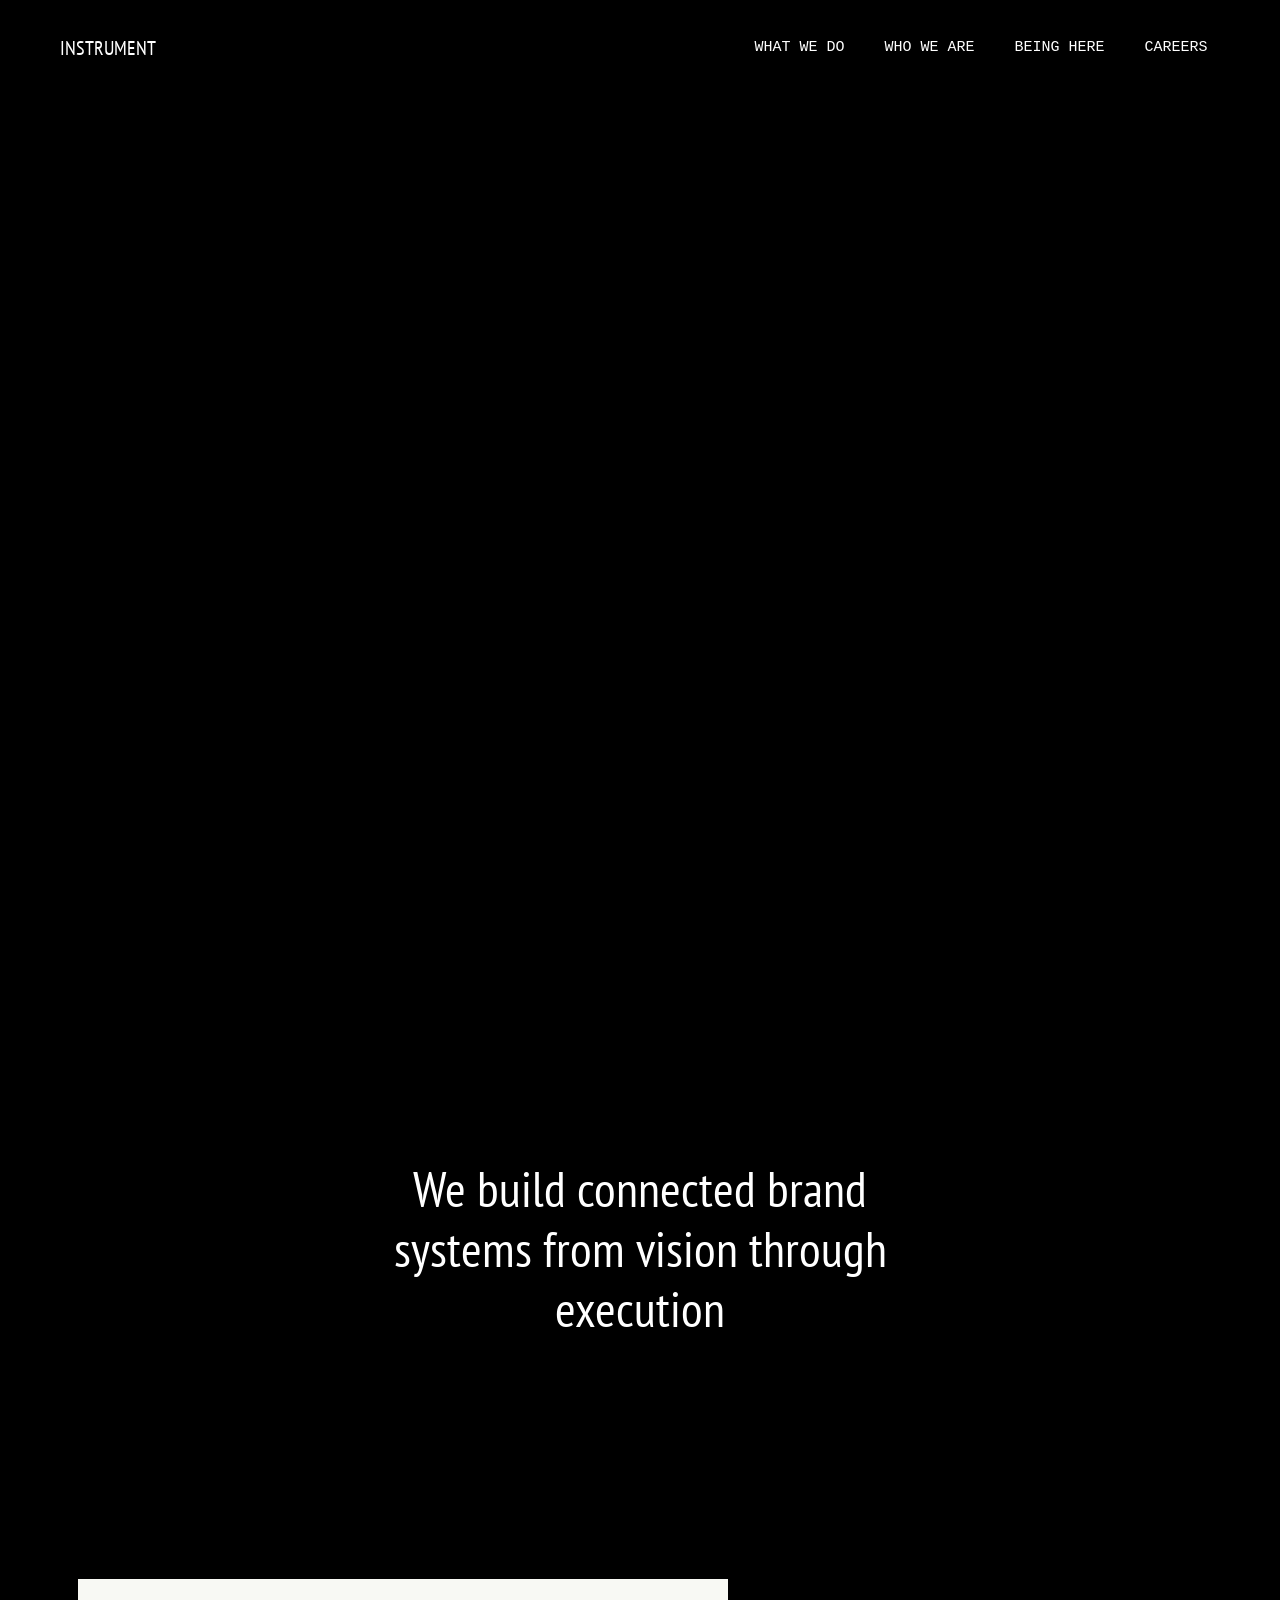
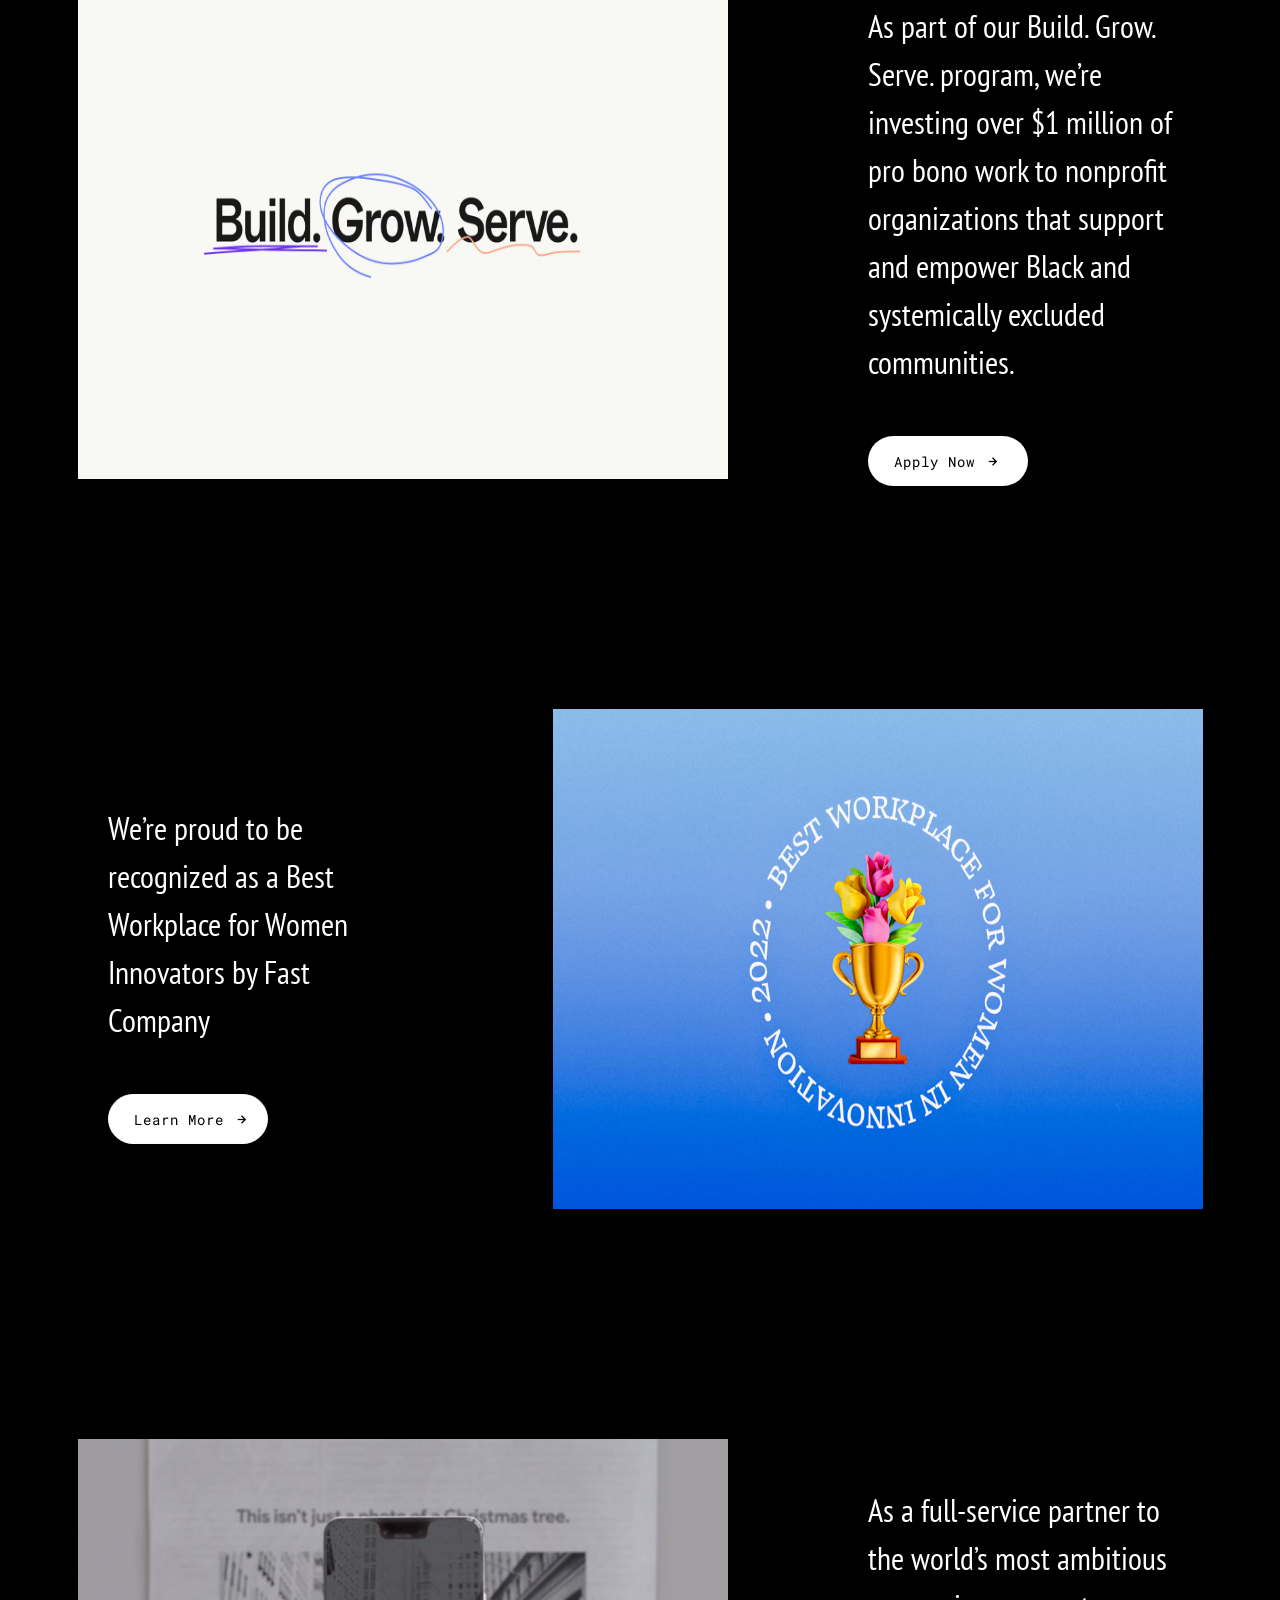
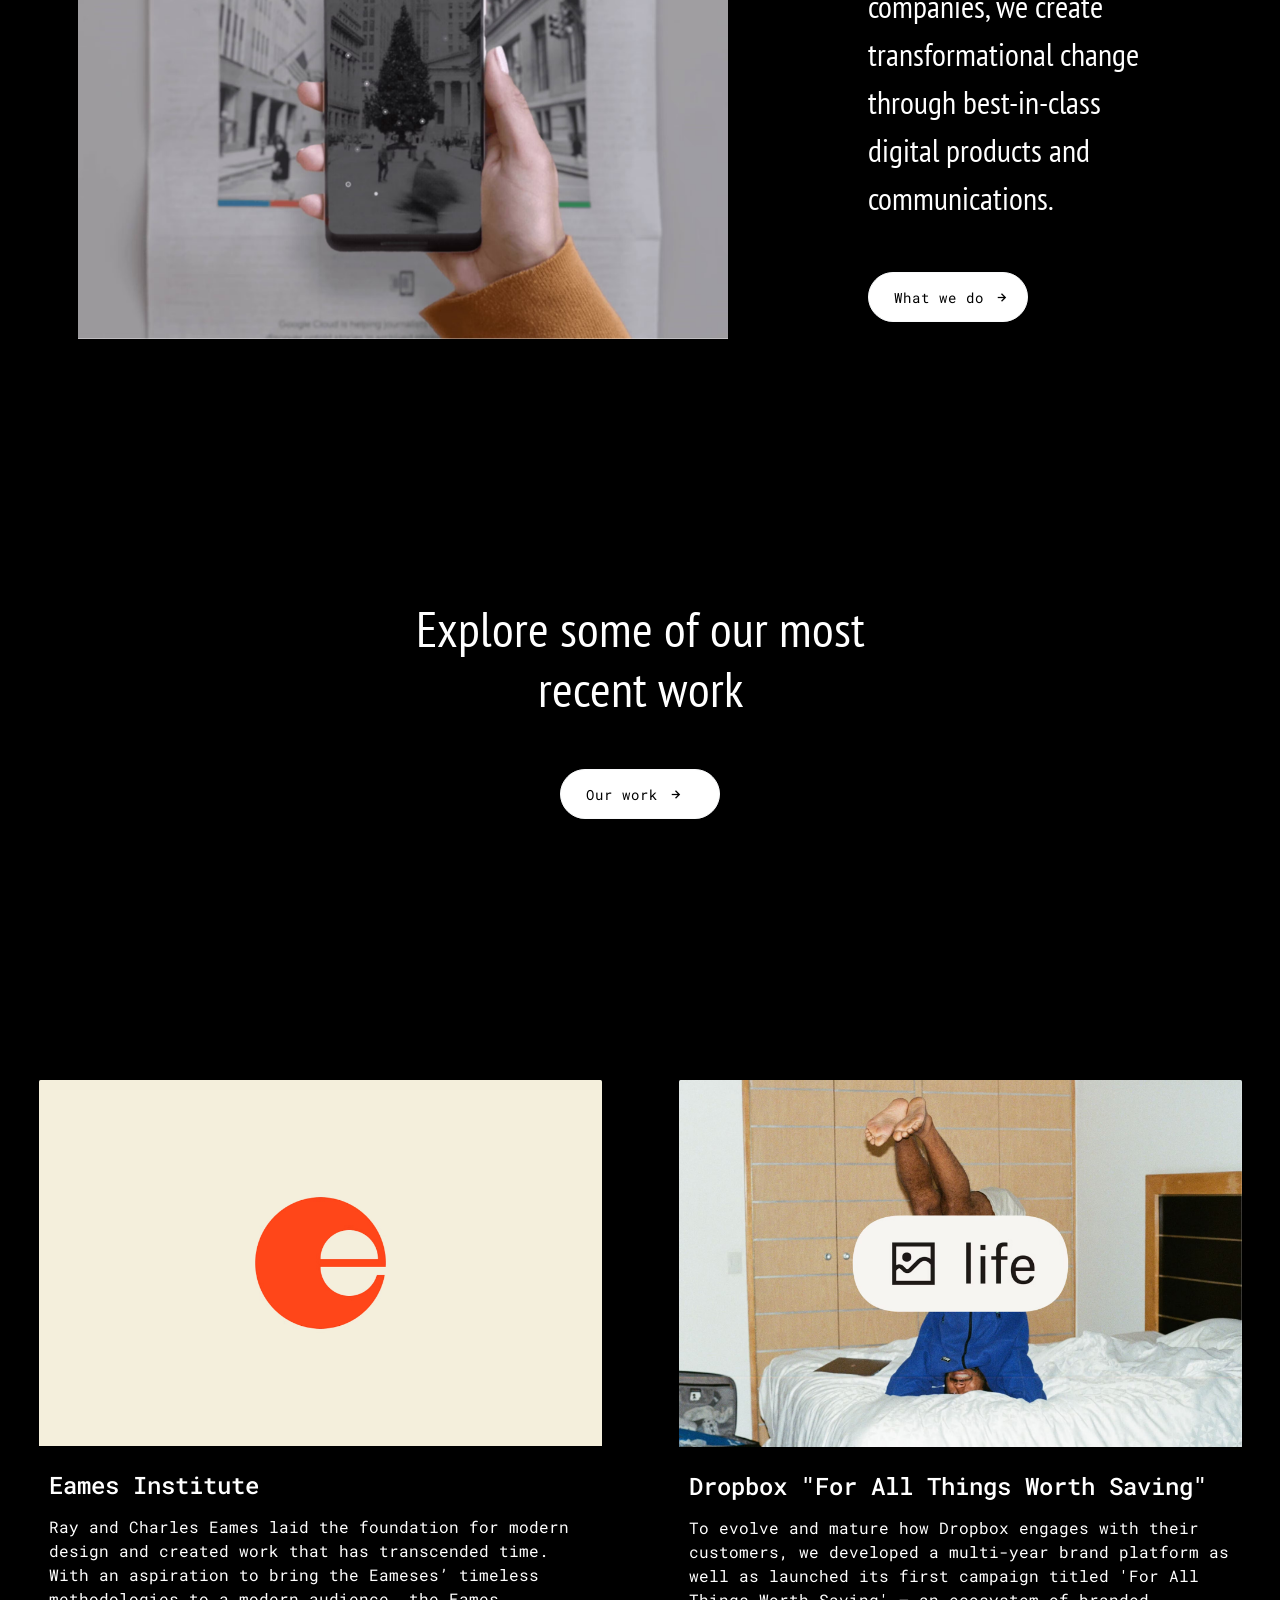
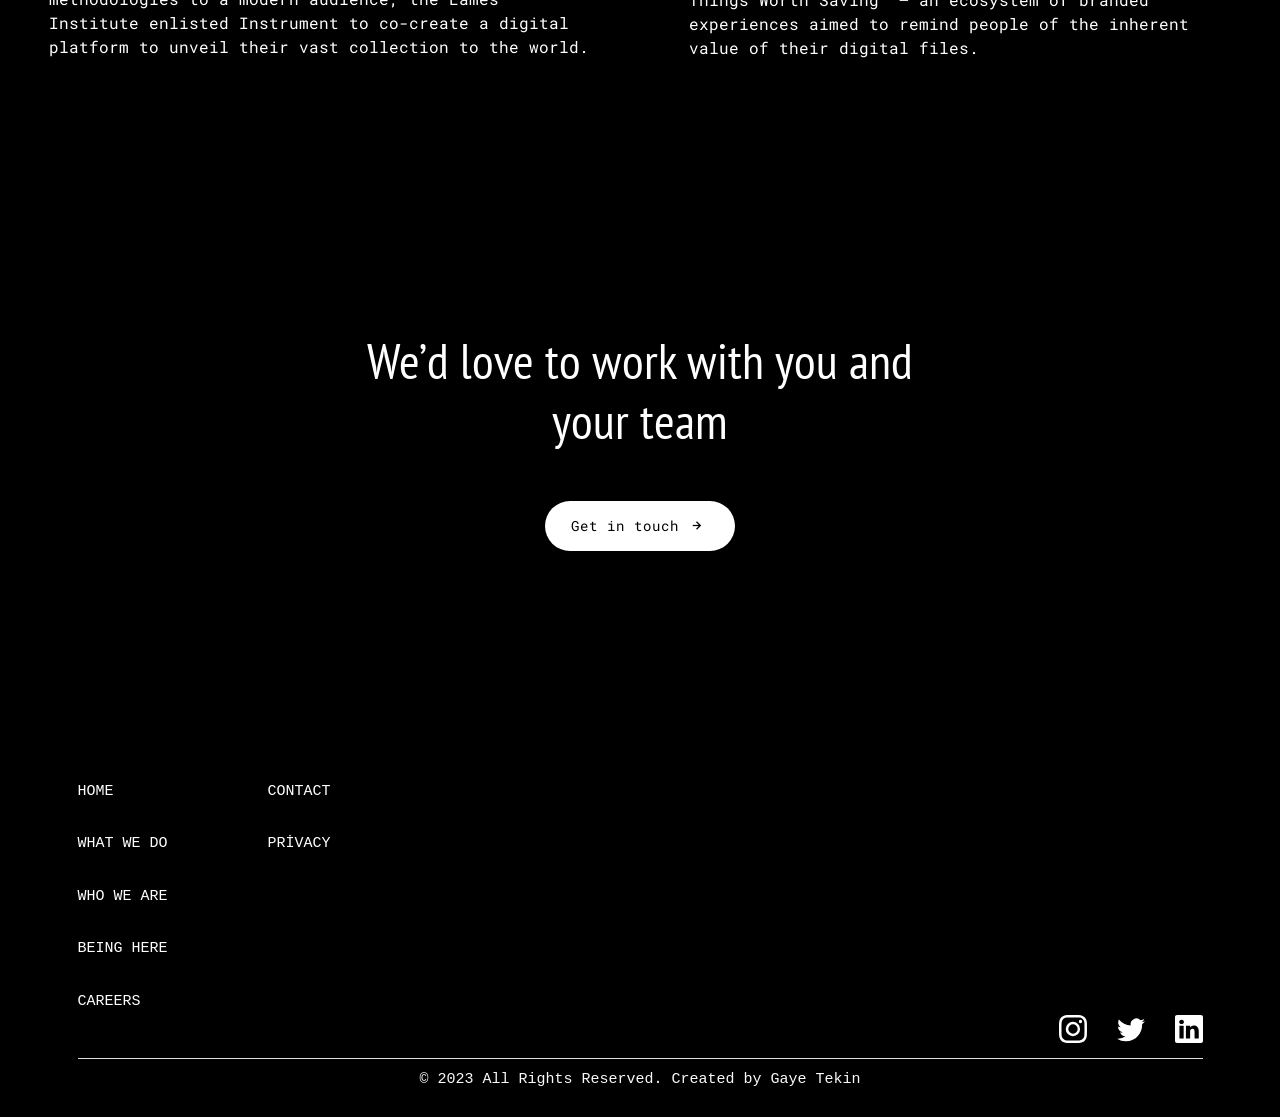
<file: index.html>
<!DOCTYPE html>
<html lang="en">
<head>
    <meta charset="UTF-8">
    <meta http-equiv="X-UA-Compatible" content="IE=edge">
    <meta name="viewport" content="width=device-width, initial-scale=1.0">
    <link rel="stylesheet" href="assets/css/bootstrap.min.css">
    <link rel="stylesheet" href="assets/css/styles.css">
    <link rel="preconnect" href="https://fonts.googleapis.com">
    <link rel="preconnect" href="https://fonts.gstatic.com" crossorigin>
    <link href="https://fonts.googleapis.com/css2?family=PT+Sans+Narrow&display=swap" rel="stylesheet">
    <title>Instrument</title>

</head>
<body class="bg-black m-0 p-0">
      <nav class="navbar navbar-expand-lg navbar-dark bg-black sticky-top p-5">
        <div class="container-fluid ps-5"> <!--navbar-brand font-family eklendi-->
          <a class="navbar-brand text-white fs-2" style="font-family: 'PT Sans Narrow', sans-serif;" href="index.html">INSTRUMENT</a>
          <button class="navbar-toggler" type="button" data-bs-toggle="collapse" data-bs-target="#navbarNav" aria-controls="navbarNav" aria-expanded="false" aria-label="Toggle navigation">
            <span class="navbar-toggler-icon"></span>
          </button>
          <div class="collapse navbar-collapse" id="navbarNav">
            <ul class="navbar-nav ms-auto font-monospace fs-4"> <!--added -->
              <li class="nav-item pe-5">
                <a class="nav-link active text-white" aria-current="page" href="whatwedo.html">WHAT  WE  DO</a>
              </li>
              <li class="nav-item pe-5">
                <a class="nav-link text-white" href="whoweare.html">WHO  WE  ARE</a>
              </li>
              <li class="nav-item pe-5">
                <a class="nav-link text-white" href="beinghere.html">BEING  HERE</a>
              </li>
              <li class="nav-item pe-5">
                <a class="nav-link text-white" href="careers.html">CAREERS</a>
              </li>
            </ul>
          </div>
        </div>
      </nav>

    <section style="font-family: 'PT Sans Narrow', sans-serif;">
      <div class="container" style="margin-top: 20rem; margin-bottom: 20rem;"> <!--eklendi-->
        <div class="row">
          <div class="ratio ratio-16x9">
            <iframe src="https://player.vimeo.com/video/796346595?h=8a4686b5aa&controls=0&loop=1&background=1&app_id=122963" frameborder="0"></iframe>
          </div>
        </div>
      </div>

      
      <div class="container" style="margin-top: 20rem; margin-bottom: 20rem;">
        <div class="row">
          <div class="col-md-8 offset-md-2 py-5 display-1 text-white text-center fw-normal"> <!--Lide ?-->
            <p>We build connected brand <br> systems from vision through <br> execution</p>
          </div>
        </div>
      </div>

      
      <article class="container" style="margin-top: 20rem; margin-bottom: 20rem;">
          <div class="row align-items-center" > <!-- align-items-center -->
            <div class="col-md-7"> <!-- me-auto -->
              <img style="height: 500px; width: 720px;" src="images/photo-one.avif" class="img-fluid mb-5 " alt="...">
            </div>
            <div class="offset-md-1 col-md-4">
              <p class="text-white px-5" style="font-size: 32px; text-align: start;">
                As part of our Build. Grow. Serve. program, we’re investing 
                over $1 million of pro bono work to nonprofit organizations 
                that support and empower Black and systemically excluded communities.
              </p>
              <button class="d-flex btn btn-one" style="align-items: center;" type="button" >Apply Now
                <img class="ms-3" style="height: 15px; width: 15px;" src="images/right-arrow-alt-regular-24.png" alt="">
              </button>     
            </div>
          </div>
      </article>
        
      <article class="container" style="margin-top: 20rem; margin-bottom: 20rem;">
          <div class="row align-items-center">
            <div class="col-md-4 order-2 order-md-1">
              <p class="text-white px-5" style="font-size: 32px; text-align: start;">
               We’re proud to be recognized as a Best 
                Workplace for Women Innovators by Fast Company
              </p>
              <button class="d-flex btn btn-light btn-one" style="align-items: center;" type="button">Learn More
                <img class="ms-3" style="height: 15px; width: 15px;" src="images/right-arrow-alt-regular-24.png" alt="">
              </button>
            </div>
            <div class="offset-md-1 col-md-7 order-1 order-md-2"> <!-- ms-auto -->
              <img style="height: 500px; width: 820px;" src="images/photo-two.avif" class="img-fluid mb-5" alt="...">
            </div>
          </div>
      </article>

      <article class="container" style="margin-top: 20rem; margin-bottom: 20rem;">
          <div class="row align-items-center"> <!-- align-items-center -->
            <div class="col-md-7"> <!-- me-auto -->
              <img style="height: 500px; width: 720px;" src="images/photo-three.avif" class="img-fluid mb-5" alt="...">
            </div>
            <div class="offset-md-1 col-md-4">
              <p class="text-white px-5" style="font-size: 32px; text-align: start;">
                As a full-service partner to the world’s most ambitious companies, 
                we create transformational change through best-in-class digital products
                and communications.
              </p>
              <button class="d-flex btn btn-light btn-one" style="align-items: center;" type="button">What we do
                <img class="ms-3" style="height: 15px; width: 15px;" src="images/right-arrow-alt-regular-24.png" alt="">
              </button>       
            </div>
          </div>
      </article>
        

    <div class="container" style="margin-top: 20rem; margin-bottom: 20rem;">
          <div class="row">
            <div class="col-md-8 offset-md-2 py-5 display-1 text-white text-center fw-normal">
              <p>Explore some of our most <br>recent work</p>
              <button class="d-flex btn btn-light btn-one mx-auto" style="align-items: center;" type="button">Our work
                <img class="ms-3" style="height: 15px; width: 15px;" src="images/right-arrow-alt-regular-24.png" alt="">
              </button>  
            </div>
          </div>
    </div>

    <div class="container-fluid" style="margin-top: 20rem; margin-bottom: 20rem;">
          <div class="row">
            <div class="col-md-6 my-5">
              <div class="card bg-black text-white mx-5 " style="font-size: 16px; font-family: 'Roboto Mono', monospace;">
                <img src="images/blog-photo-one.avif" class="card-img-top" alt="...">
                <div class="card-body">
                  <h2 class="my-4" style="font-size: 24px;">Eames Institute</h2>
                  <p class="card-text">
                    Ray and Charles Eames laid the foundation for modern design and created 
                    work that has transcended time. With an aspiration to bring the Eameses’ 
                    timeless methodologies to a modern audience, the Eames Institute enlisted 
                    Instrument to co-create a digital platform to unveil their vast collection 
                    to the world.
                  </p>
                </div>
              </div>
            </div>
            <div class="col-md-6 my-5">
              <div class="card bg-black text-white mx-5" style="font-size: 16px; font-family: 'Roboto Mono', monospace;">
                <img src="images/blog-photo-two.avif" class="card-img-top" alt="...">
                <div class="card-body">
                  <h2 class="my-4" style="font-size: 24px;">Dropbox "For All Things Worth Saving"</h2>
                  <p class="card-text ">
                    To evolve and mature how Dropbox engages with their customers, we developed a 
                    multi-year brand platform as well as launched its first campaign titled 'For All 
                    Things Worth Saving' — an ecosystem of branded experiences aimed to remind people 
                    of the inherent value of their digital files.
                  </p>
                </div>
              </div>
            </div>
          </div>
    </div>
        
    <div class="container" style="margin-top: 20rem; margin-bottom: 20rem;">
          <div class="row">
            <div class="col-md-8 offset-md-2 py-5 display-1 text-white text-center fw-normal">
              <p>We’d love to work with you and <br> your team</p>
              <!-- <button class="d-flex btn bg-white mx-auto my-5 rounded-pill" style="align-items: center; height: 5rem; width: 17.5rem;" type="button">
                <p class="font-monospace fw-normal text-black fs-4 ms-4 mt-3">Get in touch</p>
                <img class="ms-3" style="height: 15px; width: 15px;" src="images/right-arrow-alt-regular-24.png" alt="">
              </button>  -->
              <button class="d-flex btn btn-one mx-auto" style="align-items: center; width: 19rem;" type="button">Get in touch
                <img class="ms-3" style="height: 15px; width: 15px;" src="images/right-arrow-alt-regular-24.png" alt="">
              </button>  
            </div>
          </div>
    </div>

        
    <footer class="container mb-0">
              <div class="font-monospace fs-4"> <!--eklendi-->
                <div class="row">
                  <div class="col-md-2">
                   <ul class="nav flex-column">
                     <li class="nav-item mb-5"><a href="index.html" class="nav-link p-0 text-white">HOME</a></li>
                     <li class="nav-item mb-5"><a href="whatwedo.html" class="nav-link p-0 text-white">WHAT WE DO</a></li>
                     <li class="nav-item mb-5"><a href="whoweare.html" class="nav-link p-0 text-white">WHO WE ARE</a></li>
                     <li class="nav-item mb-5"><a href="beinghere.html" class="nav-link p-0 text-white">BEING HERE</a></li>
                     <li class="nav-item mb-5"><a href="careers.html" class="nav-link p-0 text-white">CAREERS</a></li>
                   </ul>
                  </div>
              
                  <div class="col-md-2">
                    <ul class="nav flex-column">
                      <li class="nav-item mb-5"><a href="#" class="nav-link p-0 text-white">CONTACT</a></li>
                      <li class="nav-item mb-5"><a href="#" class="nav-link p-0 text-white">PRİVACY</a></li>
                    </ul>
                  </div>

                  <div class="offset-md-4 col-md-4 align-self-end"> <!--align-self-end: dikey hizada en alta yer alır -->
                    <ul class="nav d-flex justify-content-end"> <!--justify-content-end: yatay hizada en sonda yer alır-->
                      <li class="ms-5"><a class="text-white" href="#"><svg xmlns="http://www.w3.org/2000/svg" width="28" height="28" fill="currentColor" class="bi bi-instagram" viewBox="0 0 16 16">
                        <path d="M8 0C5.829 0 5.556.01 4.703.048 3.85.088 3.269.222 2.76.42a3.917 3.917 0 0 0-1.417.923A3.927 3.927 0 0 0 .42 2.76C.222 3.268.087 3.85.048 4.7.01 5.555 0 5.827 0 8.001c0 2.172.01 2.444.048 3.297.04.852.174 1.433.372 1.942.205.526.478.972.923 1.417.444.445.89.719 1.416.923.51.198 1.09.333 1.942.372C5.555 15.99 5.827 16 8 16s2.444-.01 3.298-.048c.851-.04 1.434-.174 1.943-.372a3.916 3.916 0 0 0 1.416-.923c.445-.445.718-.891.923-1.417.197-.509.332-1.09.372-1.942C15.99 10.445 16 10.173 16 8s-.01-2.445-.048-3.299c-.04-.851-.175-1.433-.372-1.941a3.926 3.926 0 0 0-.923-1.417A3.911 3.911 0 0 0 13.24.42c-.51-.198-1.092-.333-1.943-.372C10.443.01 10.172 0 7.998 0h.003zm-.717 1.442h.718c2.136 0 2.389.007 3.232.046.78.035 1.204.166 1.486.275.373.145.64.319.92.599.28.28.453.546.598.92.11.281.24.705.275 1.485.039.843.047 1.096.047 3.231s-.008 2.389-.047 3.232c-.035.78-.166 1.203-.275 1.485a2.47 2.47 0 0 1-.599.919c-.28.28-.546.453-.92.598-.28.11-.704.24-1.485.276-.843.038-1.096.047-3.232.047s-2.39-.009-3.233-.047c-.78-.036-1.203-.166-1.485-.276a2.478 2.478 0 0 1-.92-.598 2.48 2.48 0 0 1-.6-.92c-.109-.281-.24-.705-.275-1.485-.038-.843-.046-1.096-.046-3.233 0-2.136.008-2.388.046-3.231.036-.78.166-1.204.276-1.486.145-.373.319-.64.599-.92.28-.28.546-.453.92-.598.282-.11.705-.24 1.485-.276.738-.034 1.024-.044 2.515-.045v.002zm4.988 1.328a.96.96 0 1 0 0 1.92.96.96 0 0 0 0-1.92zm-4.27 1.122a4.109 4.109 0 1 0 0 8.217 4.109 4.109 0 0 0 0-8.217zm0 1.441a2.667 2.667 0 1 1 0 5.334 2.667 2.667 0 0 1 0-5.334z"/>
                      </svg></a></li>
                      <li class="ms-5"><a class="text-white" href="#"><svg xmlns="http://www.w3.org/2000/svg" width="28" height="28" fill="currentColor" class="bi bi-twitter" viewBox="0 0 16 16">
                        <path d="M5.026 15c6.038 0 9.341-5.003 9.341-9.334 0-.14 0-.282-.006-.422A6.685 6.685 0 0 0 16 3.542a6.658 6.658 0 0 1-1.889.518 3.301 3.301 0 0 0 1.447-1.817 6.533 6.533 0 0 1-2.087.793A3.286 3.286 0 0 0 7.875 6.03a9.325 9.325 0 0 1-6.767-3.429 3.289 3.289 0 0 0 1.018 4.382A3.323 3.323 0 0 1 .64 6.575v.045a3.288 3.288 0 0 0 2.632 3.218 3.203 3.203 0 0 1-.865.115 3.23 3.23 0 0 1-.614-.057 3.283 3.283 0 0 0 3.067 2.277A6.588 6.588 0 0 1 .78 13.58a6.32 6.32 0 0 1-.78-.045A9.344 9.344 0 0 0 5.026 15z"/>
                      </svg></a></li>
                      <li class="ms-5"><a class="text-white" href="#"><svg xmlns="http://www.w3.org/2000/svg" width="28" height="28" fill="currentColor" class="bi bi-linkedin" viewBox="0 0 16 16">
                        <path d="M0 1.146C0 .513.526 0 1.175 0h13.65C15.474 0 16 .513 16 1.146v13.708c0 .633-.526 1.146-1.175 1.146H1.175C.526 16 0 15.487 0 14.854V1.146zm4.943 12.248V6.169H2.542v7.225h2.401zm-1.2-8.212c.837 0 1.358-.554 1.358-1.248-.015-.709-.52-1.248-1.342-1.248-.822 0-1.359.54-1.359 1.248 0 .694.521 1.248 1.327 1.248h.016zm4.908 8.212V9.359c0-.216.016-.432.08-.586.173-.431.568-.878 1.232-.878.869 0 1.216.662 1.216 1.634v3.865h2.401V9.25c0-2.22-1.184-3.252-2.764-3.252-1.274 0-1.845.7-2.165 1.193v.025h-.016a5.54 5.54 0 0 1 .016-.025V6.169h-2.4c.03.678 0 7.225 0 7.225h2.4z"/>
                      </svg></a></li>
                    </ul>
                  </div>
              
                  <div class="container my-0">
                    <div class="py-3 my-4 border-top">
                      <div class="col-md-12">
                        <span class="d-flex justify-content-center align-items-center text-light">© 2023 All Rights Reserved. Created by Gaye Tekin</span>
                      </div>
                    </div>
                  </div>
                </div>
              </div>
    </footer>
  </section>

      
<script src="assets/js/bootstrap.bundle.min.js"></script>

</body>
</html>
</file>
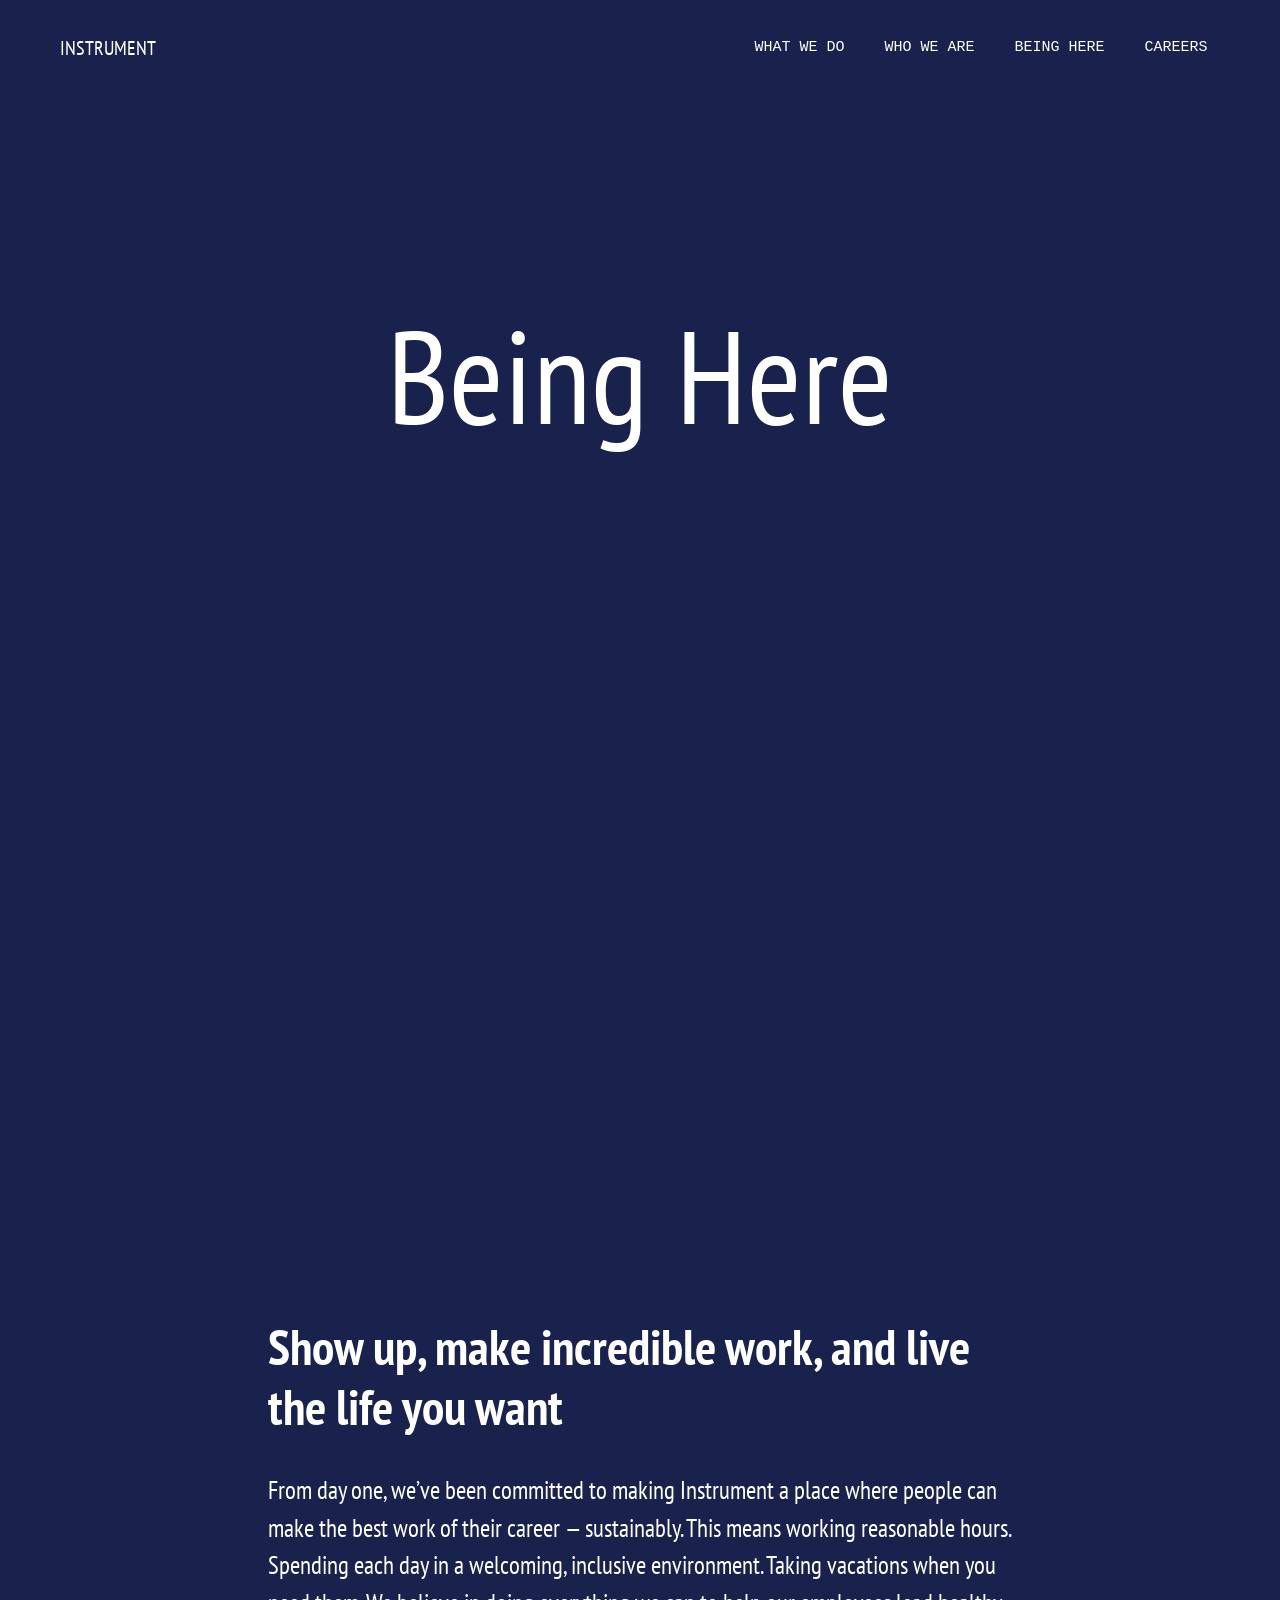
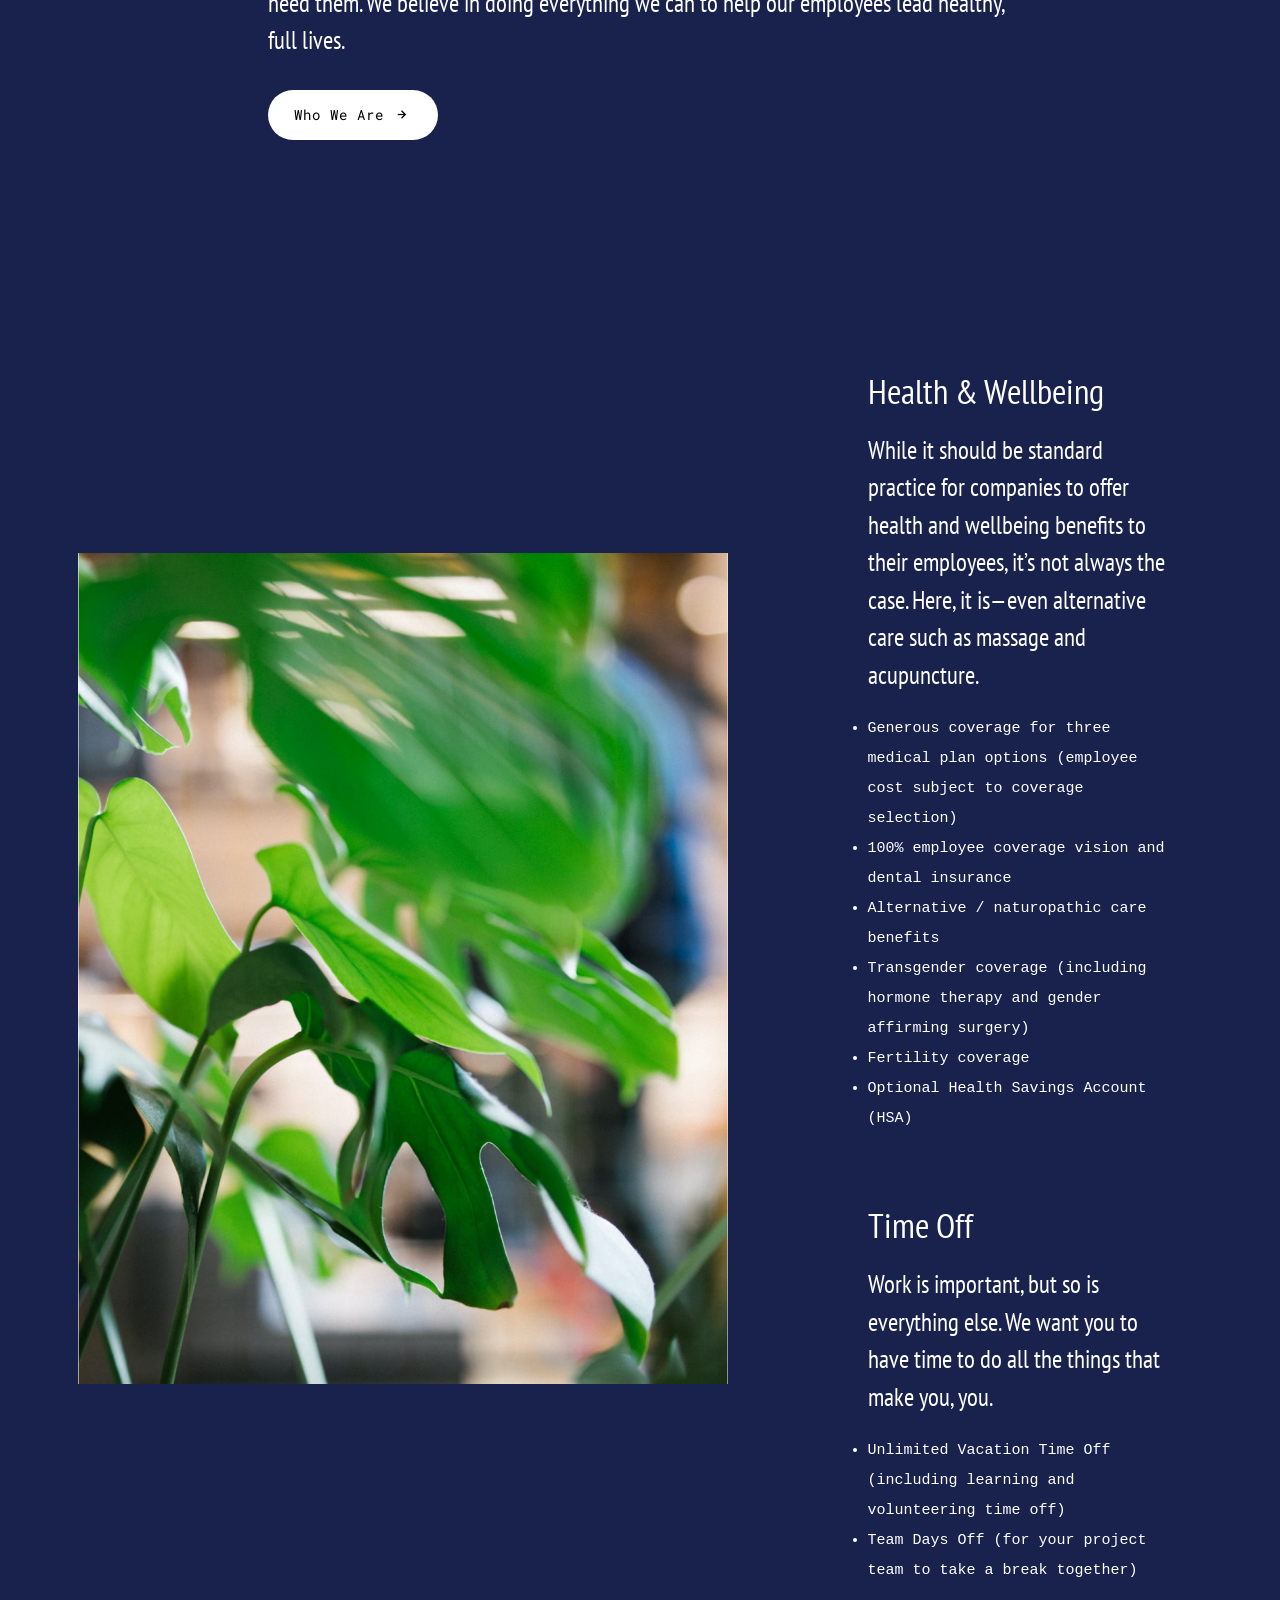
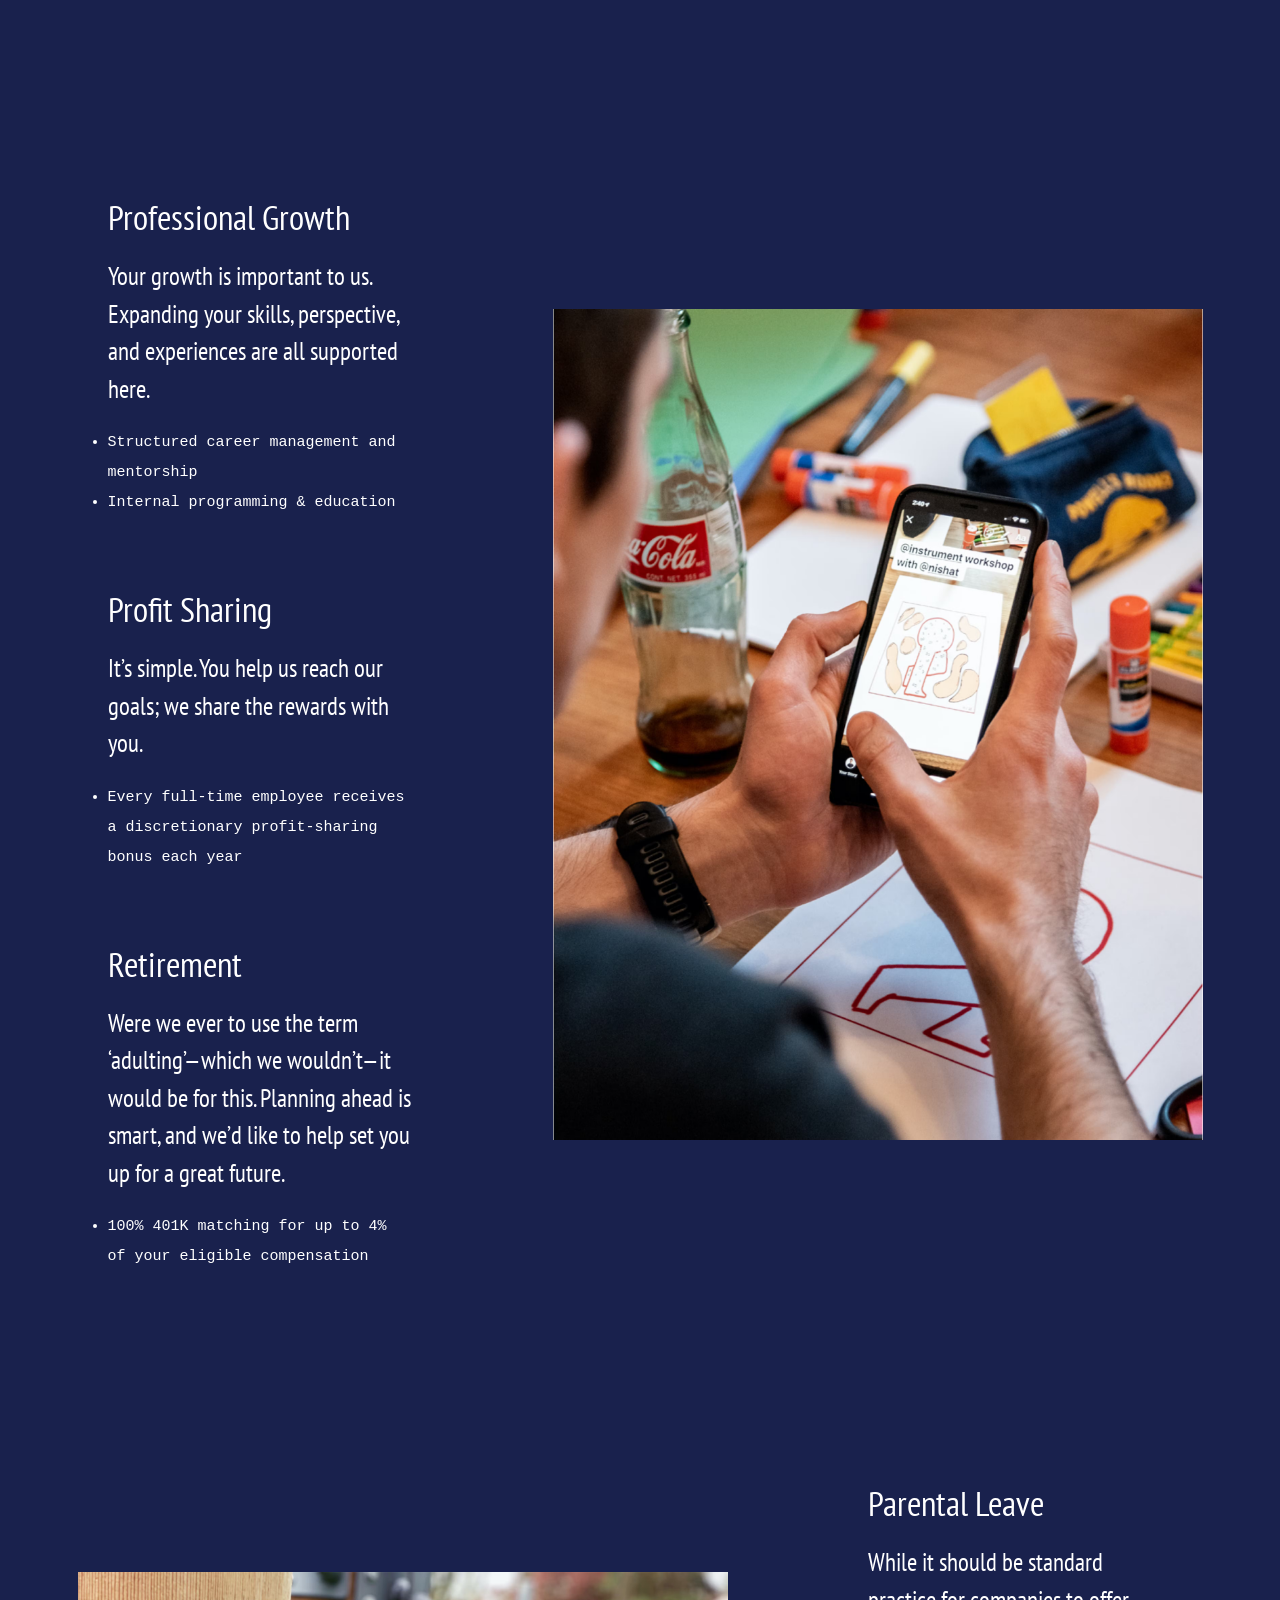
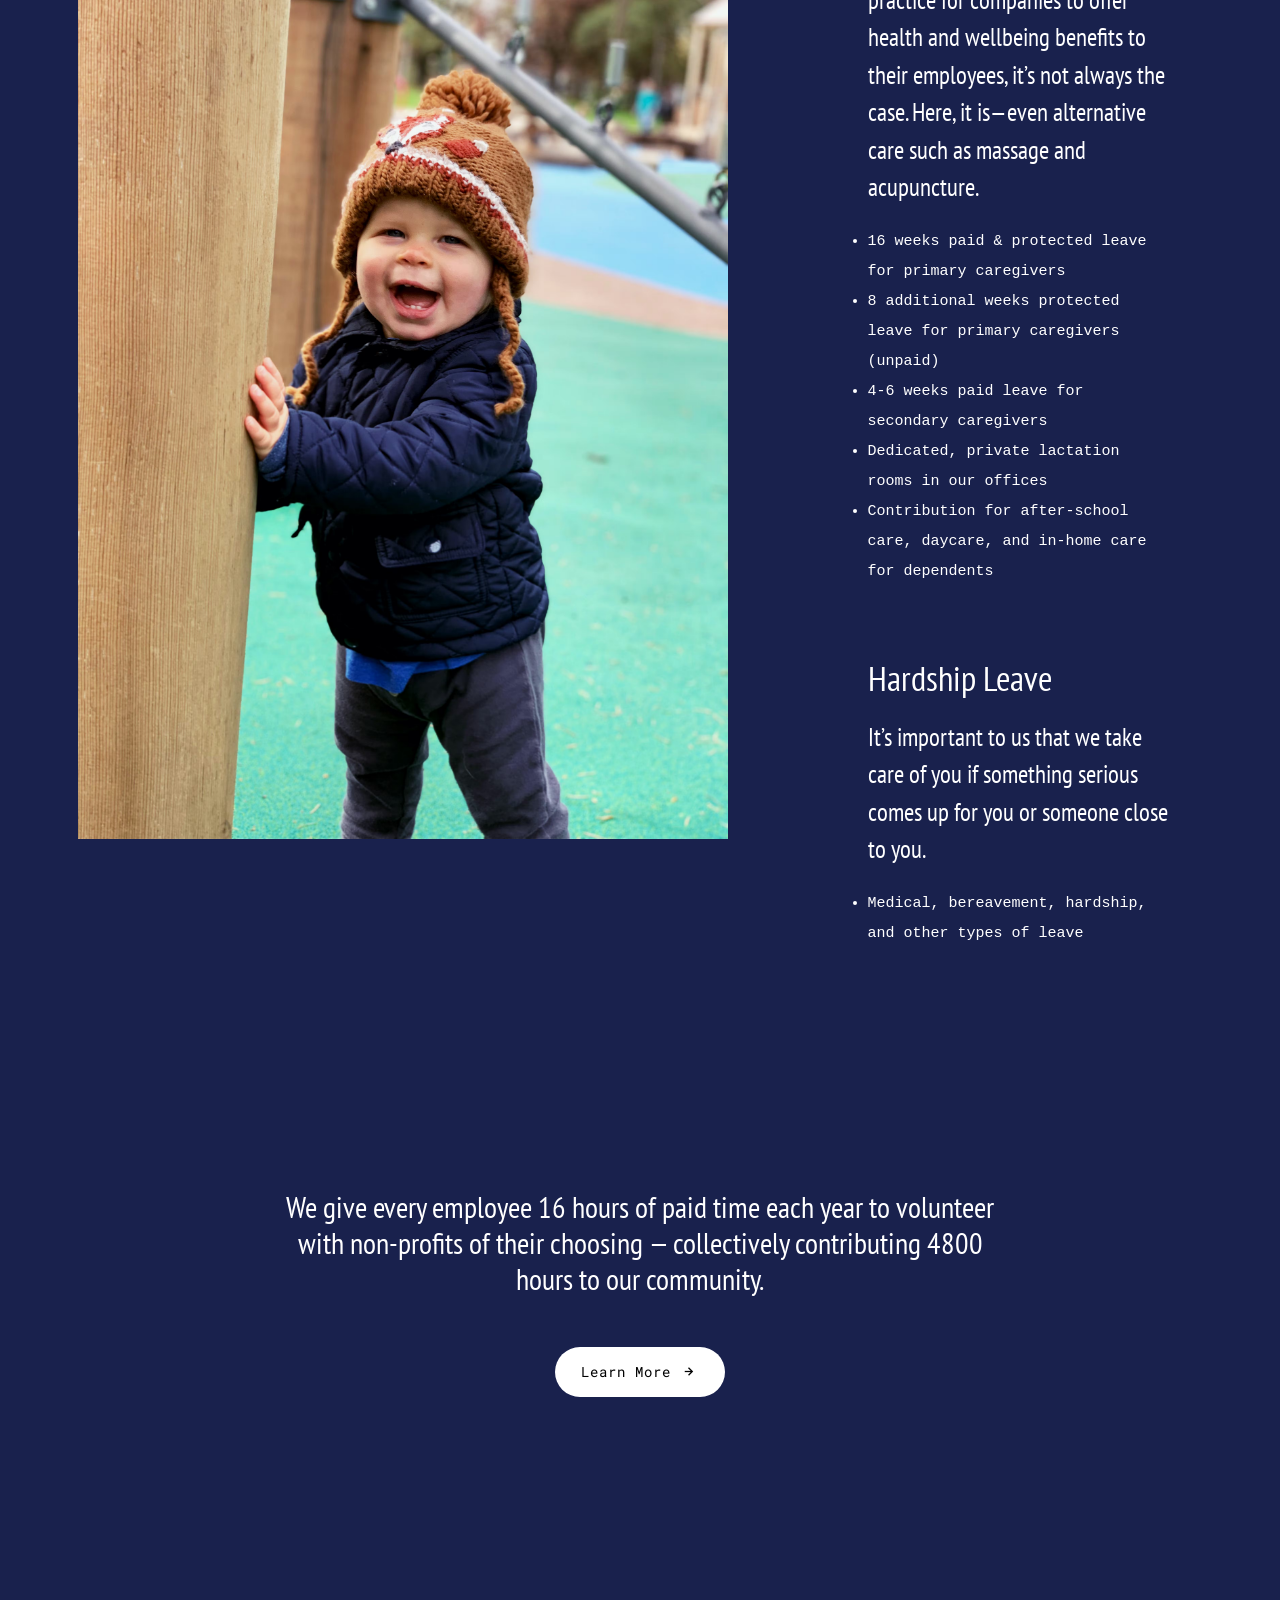
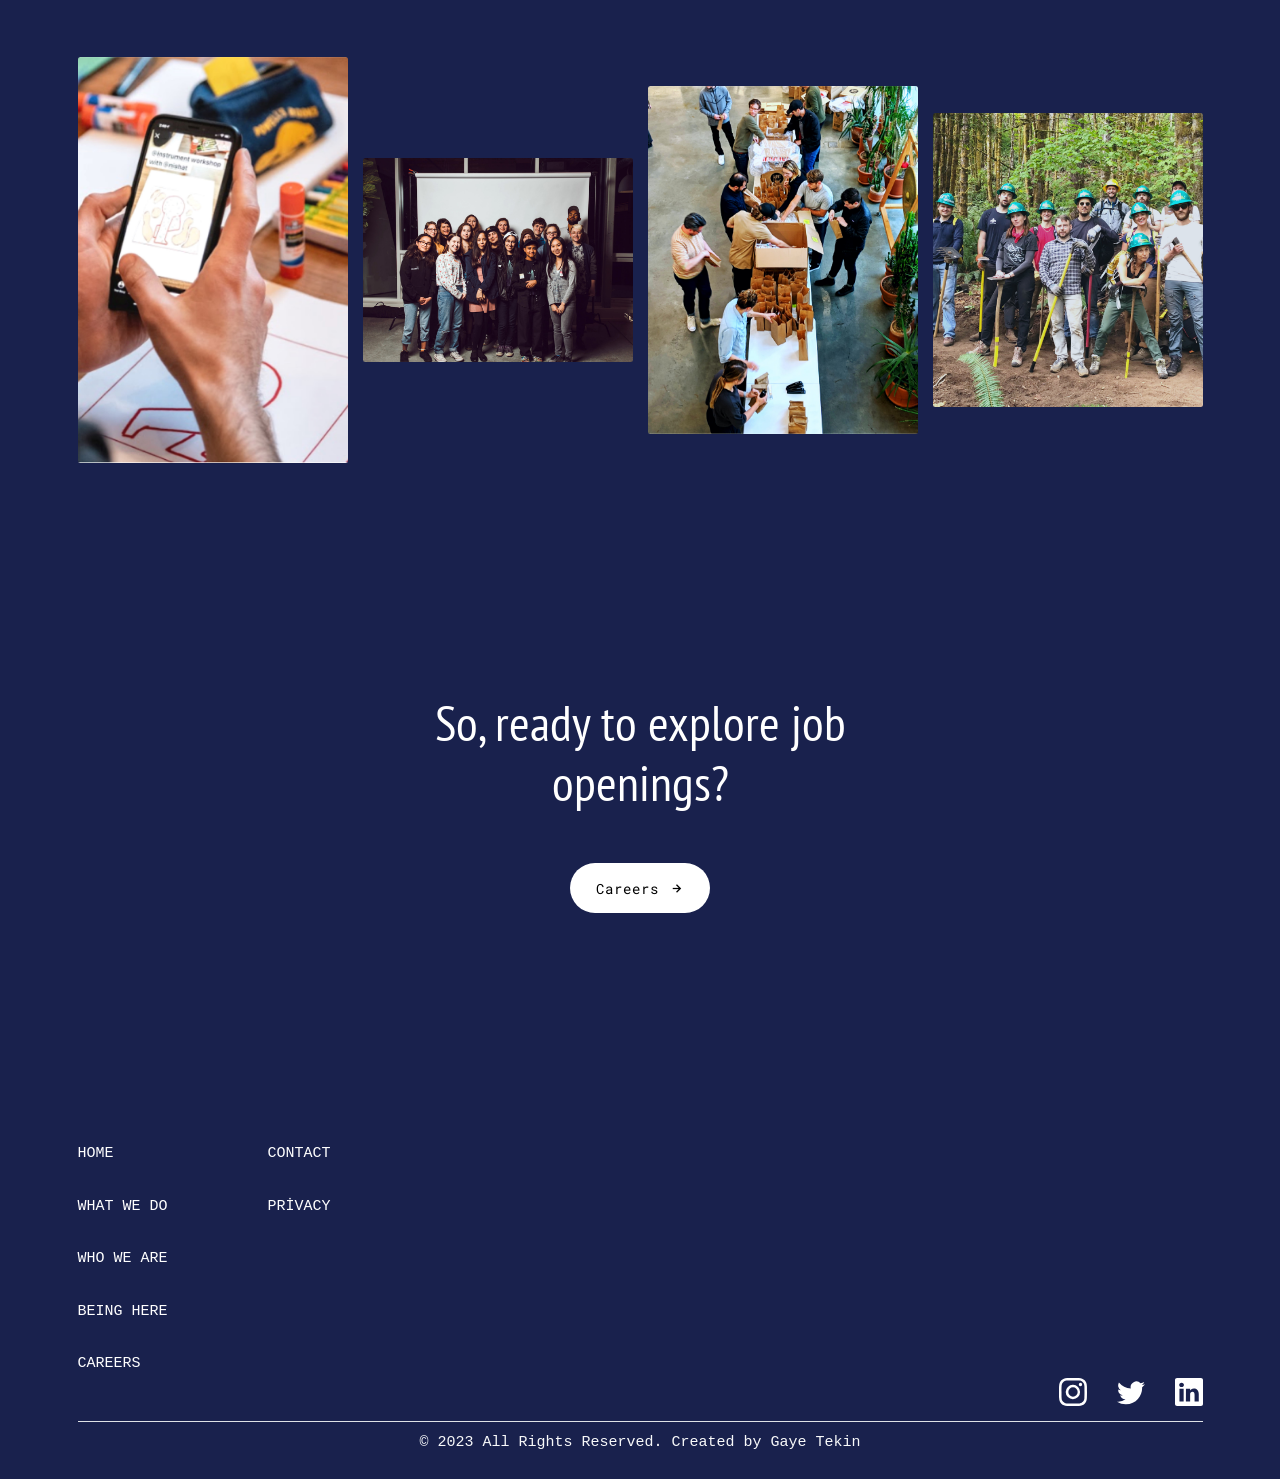
<file: beinghere.html>
<!DOCTYPE html>
<html lang="en">
<head>
    <meta charset="UTF-8">
    <meta http-equiv="X-UA-Compatible" content="IE=edge">
    <meta name="viewport" content="width=device-width, initial-scale=1.0">
    <link rel="stylesheet" href="assets/css/bootstrap.min.css">
    <link rel="stylesheet" href="assets/css/styles.css">
    <link rel="preconnect" href="https://fonts.googleapis.com">
    <link rel="preconnect" href="https://fonts.gstatic.com" crossorigin>
    <link href="https://fonts.googleapis.com/css2?family=PT+Sans+Narrow&display=swap" rel="stylesheet">
    <title>Instrument | Being Here</title>
</head>
<body style="background-color: #19214d;">
    <nav class="navbar navbar-expand-lg navbar-dark sticky-top p-5" style="background-color: #19214d;">
        <div class="container-fluid ps-5">
          <a class="navbar-brand text-white fs-2" style="font-family: 'PT Sans Narrow', sans-serif;" href="index.html">INSTRUMENT</a>
          <button class="navbar-toggler" type="button" data-bs-toggle="collapse" data-bs-target="#navbarNav" aria-controls="navbarNav" aria-expanded="false" aria-label="Toggle navigation">
            <span class="navbar-toggler-icon"></span>
          </button>
          <div class="collapse navbar-collapse" id="navbarNav">
            <ul class="navbar-nav ms-auto font-monospace fs-4">
              <li class="nav-item pe-5">
                <a class="nav-link active text-white" aria-current="page" href="whatwedo.html">WHAT  WE  DO</a>
              </li>
              <li class="nav-item pe-5">
                <a class="nav-link text-white" href="whoweare.html">WHO  WE  ARE</a>
              </li>
              <li class="nav-item pe-5">
                <a class="nav-link text-white" href="beinghere.html">BEING  HERE</a>
              </li>
              <li class="nav-item pe-5">
                <a class="nav-link text-white" href="careers.html">CAREERS</a>
              </li>
            </ul>
          </div>
        </div>
    </nav>

    <section style="font-family: 'PT Sans Narrow', sans-serif;">
    <div class="container" style="margin-top: 20rem; margin-bottom: 20rem;">
        <h1 class="text-center fw-normal text-white mb-5" style="font-size: 132px; font-family: 'PT Sans Narrow', sans-serif">
            Being Here
        </h1>
        <div class="row">
          <div class="ratio ratio-16x9">
            <iframe src="https://player.vimeo.com/video/799878987?h=60c5de8439&controls=0&loop=1&background=1&app_id=122963" frameborder="0"></iframe>
          </div>
        </div>
      </div>

    <div class="container" style="margin-top: 20rem; margin-bottom: 20rem;">
        <div class="row">
          <div class="col-md-8 offset-md-2 text-white" style="text-align: start;">
            <h1 class="display-1 fw-bold">Show up, make incredible work, and live the life you want</h1>
            <p class="fs-1 pt-5 lh-base fw-normal"> 
                From day one, we’ve been committed to making Instrument a place where people can make 
                the best work of their career — sustainably. This means working reasonable hours. Spending 
                each day in a welcoming, inclusive environment. Taking vacations when you need them. We believe
                in doing everything we can to help our employees lead healthy, full lives.
            </p>
            <button class="d-flex btn btn-one mx-0 my-5" style="align-items: center; width: 17rem;" type="button">Who We Are
              <img class="ms-3" style="height: 15px; width: 15px;" src="images/right-arrow-alt-regular-24.png" alt="">
            </button> 
            <!-- <button class="d-flex btn bg-white mx-0 my-5 rounded-pill" style="align-items: center; height: 5rem; width: 15.5rem;" type="button">
              <p class="font-monospace fw-normal text-black fs-4 ms-4 mt-3">Who We Are</p>
              <img class="ms-3" style="height: 15px; width: 15px;" src="images/right-arrow-alt-regular-24.png" alt="">
            </button>   -->
          </div>
        </div>
    </div>

    
    <div class="container" style="margin-top: 20rem; margin-bottom: 20rem;">
          <div class="row align-items-center" > <!-- align-items-center -->
            <div class="col-md-7"> <!-- me-auto -->
              <img style="height: auto;" src="images/being-here-one.avif" class="img-fluid mb-5 " alt="...">
            </div>
            <div class="offset-md-1 col-md-4">
                <h1 class="display-4 text-white px-5 fw-normal pb-4">Health & Wellbeing</h1>
                <p class="text-white px-5 fs-1 lh-2 pb-3">
                    While it should be standard practice for companies to offer health 
                    and wellbeing benefits to their employees, it’s not always the case. 
                    Here, it is—even alternative care such as massage and acupuncture.
                </p>
                <ul class="font-monospace text-white px-5 fs-4 lh-lg pb-5">
                    <li>Generous coverage for three medical plan options (employee cost subject to coverage selection)</li>
                    <li>100% employee coverage vision and dental insurance</li>
                    <li>Alternative / naturopathic care benefits</li>
                    <li>Transgender coverage (including hormone therapy and gender affirming surgery)</li>
                    <li>Fertility coverage</li>
                    <li>Optional Health Savings Account (HSA)</li>
                </ul>
                <h1 class="display-4 text-white px-5 pt-5 fw-normal pb-4">Time Off</h1>
                <p class="text-white px-5 fs-1 lh-2 pb-3">
                    Work is important, but so is everything else. We want you
                    to have time to do all the things that make you, you.
                </p>
                <ul class="font-monospace text-white px-5 fs-4 lh-lg">
                    <li>Unlimited Vacation Time Off (including learning and volunteering time off)</li>
                    <li>Team Days Off (for your project team to take a break together)</li>
                </ul>     
            </div>
          </div>
    </div>

    <div class="container" style="margin-top: 20rem; margin-bottom: 20rem;">
      <div class="row align-items-center">
        <div class="col-md-4 order-2 order-md-1">
          <h1 class="display-4 text-white px-5 fw-normal pb-4">Professional Growth</h1>
                <p class="text-white px-5 fs-1 lh-2 pb-3">
                  Your growth is important to us. Expanding your skills,
                  perspective, and experiences are all supported here.
                </p>
                <ul class="font-monospace text-white px-5 fs-4 lh-lg pb-5">
                    <li>Structured career management and mentorship</li>
                    <li>Internal programming & education</li>
                </ul>
                <h1 class="display-4 text-white px-5 pt-5 fw-normal pb-4">Profit Sharing</h1>
                <p class="text-white px-5 fs-1 lh-2 pb-3">
                  It’s simple. You help us reach our goals; we share the rewards with you.
                </p>
                <ul class="font-monospace text-white px-5 fs-4 lh-lg pb-5">
                    <li>Every full-time employee receives a discretionary profit-sharing bonus each year</li>
                </ul>   
                <h1 class="display-4 text-white px-5 pt-5 fw-normal pb-4">Retirement</h1>
                <p class="text-white px-5 fs-1 lh-2 pb-3">
                  Were we ever to use the term ‘adulting’—which we wouldn’t—it would be for this. 
                  Planning ahead is smart, and we’d like to help set you up for a great future.
                </p>
                <ul class="font-monospace text-white px-5 fs-4 lh-lg">
                    <li>100% 401K matching for up to 4% of your eligible compensation</li>
                </ul>     
            </div>
          <div class="offset-md-1 col-md-7 order-1 order-md-2"> <!-- ms-auto -->
          <img style="height: auto;" src="images/being-here-two.avif" class="img-fluid mb-5" alt="...">
        </div>
      </div>
    </div>

    <div class="container" style="margin-top: 20rem; margin-bottom: 20rem;">
      <div class="row align-items-center"> <!-- align-items-center -->
        <div class="col-md-7"> <!-- me-auto -->
          <img style="height: auto;" src="images/being-here-three.avif" class="img-fluid mb-5" alt="...">
        </div>
        <div class="offset-md-1 col-md-4">
          <h1 class="display-4 text-white px-5 fw-normal pb-4">Parental Leave</h1>
                <p class="text-white px-5 fs-1 lh-2 pb-3">
                  While it should be standard practice for companies to offer health and wellbeing benefits to their 
                  employees, it’s not always the case. Here, it is—even alternative care such as massage and acupuncture.
                </p>
                <ul class="font-monospace text-white px-5 fs-4 lh-lg pb-5">
                    <li>16 weeks paid & protected leave for primary caregivers</li>
                    <li>8 additional weeks protected leave for primary caregivers (unpaid)</li>
                    <li>4-6 weeks paid leave for secondary caregivers</li>
                    <li>Dedicated, private lactation rooms in our offices</li>
                    <li>Contribution for after‑school care, daycare, and in‑home care for dependents</li>
                </ul>
                <h1 class="display-4 text-white px-5 pt-5 fw-normal pb-4">Hardship Leave</h1>
                <p class="text-white px-5 fs-1 lh-2 pb-3">
                  It’s important to us that we take care of you if something serious comes up for 
                  you or someone close to you.
                </p>
                <ul class="font-monospace text-white px-5 fs-4 lh-lg">
                    <li>Medical, bereavement, hardship, and other types of leave</li>
                </ul>     
            </div>
      </div>
    </div>
  

    <div class="container" style="margin-top: 20rem; margin-bottom: 20rem;">
    <div class="row">
      <div class="col-md-8 offset-md-2 my-5 display-5 text-white text-center fw-normal">
        <p>We give every employee 16 hours of paid time each year to volunteer with non-profits of their choosing — 
          collectively contributing 4800 hours to our community.</p>
          <button class="d-flex btn btn-one mx-auto" style="align-items: center; width: 17rem;" type="button">Learn More
            <img class="ms-3" style="height: 15px; width: 15px;" src="images/right-arrow-alt-regular-24.png" alt="">
          </button>
      </div>
    </div>
    </div>

    <div class="container" style="margin-top: 20rem; margin-bottom: 20rem;">
      <div class="row align-items-center">
        <div class="col-md-3">
          <img src="images/being-four.avif" class="img-fluid rounded mt-5" style="height: auto;" alt="gallery-one">
        </div>
        <div class="col-md-3">
          <img src="images/being-two.avif" class="img-fluid rounded mt-5" style="height: auto;" alt="gallery-two">
        </div>
        <div class="col-md-3">
          <img src="images/being-one.avif" class="img-fluid rounded mt-5" style="height: auto;" alt="gallery-two">
        </div>
        <div class="col-md-3">
          <img src="images/being-three.avif" class="img-fluid rounded mt-5" style="height: auto;" alt="gallery-two">
        </div>
      </div>
    </div>
    

    <div class="container" style="margin-top: 20rem; margin-bottom: 20rem;">
      <div class="row">
        <div class="col-md-8 offset-md-2 my-5 display-1 text-white text-center fw-normal">
          <p>So, ready to explore job <br> openings?</p>
          <button class="d-flex btn btn-one mx-auto" style="align-items: center; width: 14rem;" type="button">Careers
            <img class="ms-3" style="height: 15px; width: 15px;" src="images/right-arrow-alt-regular-24.png" alt="">
          </button> 
        </div>
      </div>
    </div>

    <footer class="container mb-0">
      <div class="font-monospace fs-4">
          <div class="row">
            <div class="col-md-2">
              <ul class="nav flex-column">
                <li class="nav-item mb-5"><a href="index.html" class="nav-link p-0 text-white">HOME</a></li>
                <li class="nav-item mb-5"><a href="whatwedo.html" class="nav-link p-0 text-white">WHAT WE DO</a></li>
                <li class="nav-item mb-5"><a href="whoweare.html" class="nav-link p-0 text-white">WHO WE ARE</a></li>
                <li class="nav-item mb-5"><a href="beinghere.html" class="nav-link p-0 text-white">BEING HERE</a></li>
                <li class="nav-item mb-5"><a href="careers.html" class="nav-link p-0 text-white">CAREERS</a></li>
              </ul>
             </div>
         
             <div class="col-md-2">
               <ul class="nav flex-column">
                 <li class="nav-item mb-5"><a href="#" class="nav-link p-0 text-white">CONTACT</a></li>
                 <li class="nav-item mb-5"><a href="#" class="nav-link p-0 text-white">PRİVACY</a></li>
               </ul>
             </div>

            <div class="offset-md-4 col-md-4 align-self-end">
              <ul class="nav d-flex justify-content-end">
                <li class="ms-5"><a class="text-white" href="#"><svg xmlns="http://www.w3.org/2000/svg" width="28" height="28" fill="currentColor" class="bi bi-instagram" viewBox="0 0 16 16">
                  <path d="M8 0C5.829 0 5.556.01 4.703.048 3.85.088 3.269.222 2.76.42a3.917 3.917 0 0 0-1.417.923A3.927 3.927 0 0 0 .42 2.76C.222 3.268.087 3.85.048 4.7.01 5.555 0 5.827 0 8.001c0 2.172.01 2.444.048 3.297.04.852.174 1.433.372 1.942.205.526.478.972.923 1.417.444.445.89.719 1.416.923.51.198 1.09.333 1.942.372C5.555 15.99 5.827 16 8 16s2.444-.01 3.298-.048c.851-.04 1.434-.174 1.943-.372a3.916 3.916 0 0 0 1.416-.923c.445-.445.718-.891.923-1.417.197-.509.332-1.09.372-1.942C15.99 10.445 16 10.173 16 8s-.01-2.445-.048-3.299c-.04-.851-.175-1.433-.372-1.941a3.926 3.926 0 0 0-.923-1.417A3.911 3.911 0 0 0 13.24.42c-.51-.198-1.092-.333-1.943-.372C10.443.01 10.172 0 7.998 0h.003zm-.717 1.442h.718c2.136 0 2.389.007 3.232.046.78.035 1.204.166 1.486.275.373.145.64.319.92.599.28.28.453.546.598.92.11.281.24.705.275 1.485.039.843.047 1.096.047 3.231s-.008 2.389-.047 3.232c-.035.78-.166 1.203-.275 1.485a2.47 2.47 0 0 1-.599.919c-.28.28-.546.453-.92.598-.28.11-.704.24-1.485.276-.843.038-1.096.047-3.232.047s-2.39-.009-3.233-.047c-.78-.036-1.203-.166-1.485-.276a2.478 2.478 0 0 1-.92-.598 2.48 2.48 0 0 1-.6-.92c-.109-.281-.24-.705-.275-1.485-.038-.843-.046-1.096-.046-3.233 0-2.136.008-2.388.046-3.231.036-.78.166-1.204.276-1.486.145-.373.319-.64.599-.92.28-.28.546-.453.92-.598.282-.11.705-.24 1.485-.276.738-.034 1.024-.044 2.515-.045v.002zm4.988 1.328a.96.96 0 1 0 0 1.92.96.96 0 0 0 0-1.92zm-4.27 1.122a4.109 4.109 0 1 0 0 8.217 4.109 4.109 0 0 0 0-8.217zm0 1.441a2.667 2.667 0 1 1 0 5.334 2.667 2.667 0 0 1 0-5.334z"/>
                </svg></a></li>
                <li class="ms-5"><a class="text-white" href="#"><svg xmlns="http://www.w3.org/2000/svg" width="28" height="28" fill="currentColor" class="bi bi-twitter" viewBox="0 0 16 16">
                  <path d="M5.026 15c6.038 0 9.341-5.003 9.341-9.334 0-.14 0-.282-.006-.422A6.685 6.685 0 0 0 16 3.542a6.658 6.658 0 0 1-1.889.518 3.301 3.301 0 0 0 1.447-1.817 6.533 6.533 0 0 1-2.087.793A3.286 3.286 0 0 0 7.875 6.03a9.325 9.325 0 0 1-6.767-3.429 3.289 3.289 0 0 0 1.018 4.382A3.323 3.323 0 0 1 .64 6.575v.045a3.288 3.288 0 0 0 2.632 3.218 3.203 3.203 0 0 1-.865.115 3.23 3.23 0 0 1-.614-.057 3.283 3.283 0 0 0 3.067 2.277A6.588 6.588 0 0 1 .78 13.58a6.32 6.32 0 0 1-.78-.045A9.344 9.344 0 0 0 5.026 15z"/>
                </svg></a></li>
                <li class="ms-5"><a class="text-white" href="#"><svg xmlns="http://www.w3.org/2000/svg" width="28" height="28" fill="currentColor" class="bi bi-linkedin" viewBox="0 0 16 16">
                  <path d="M0 1.146C0 .513.526 0 1.175 0h13.65C15.474 0 16 .513 16 1.146v13.708c0 .633-.526 1.146-1.175 1.146H1.175C.526 16 0 15.487 0 14.854V1.146zm4.943 12.248V6.169H2.542v7.225h2.401zm-1.2-8.212c.837 0 1.358-.554 1.358-1.248-.015-.709-.52-1.248-1.342-1.248-.822 0-1.359.54-1.359 1.248 0 .694.521 1.248 1.327 1.248h.016zm4.908 8.212V9.359c0-.216.016-.432.08-.586.173-.431.568-.878 1.232-.878.869 0 1.216.662 1.216 1.634v3.865h2.401V9.25c0-2.22-1.184-3.252-2.764-3.252-1.274 0-1.845.7-2.165 1.193v.025h-.016a5.54 5.54 0 0 1 .016-.025V6.169h-2.4c.03.678 0 7.225 0 7.225h2.4z"/>
                </svg></a></li>
              </ul>
            </div>
        
            <div class="container my-0">
              <div class="py-3 my-4 border-top">
                <div class="col-md-12">
                  <span class="d-flex justify-content-center align-items-center text-light">© 2023 All Rights Reserved. Created by Gaye Tekin</span>
                </div>
              </div>
            </div>
          </div>
        </div>
    </footer>
  </section>

    <script src="assets/js/bootstrap.bundle.min.js"></script>
</body>
</html>
</file>
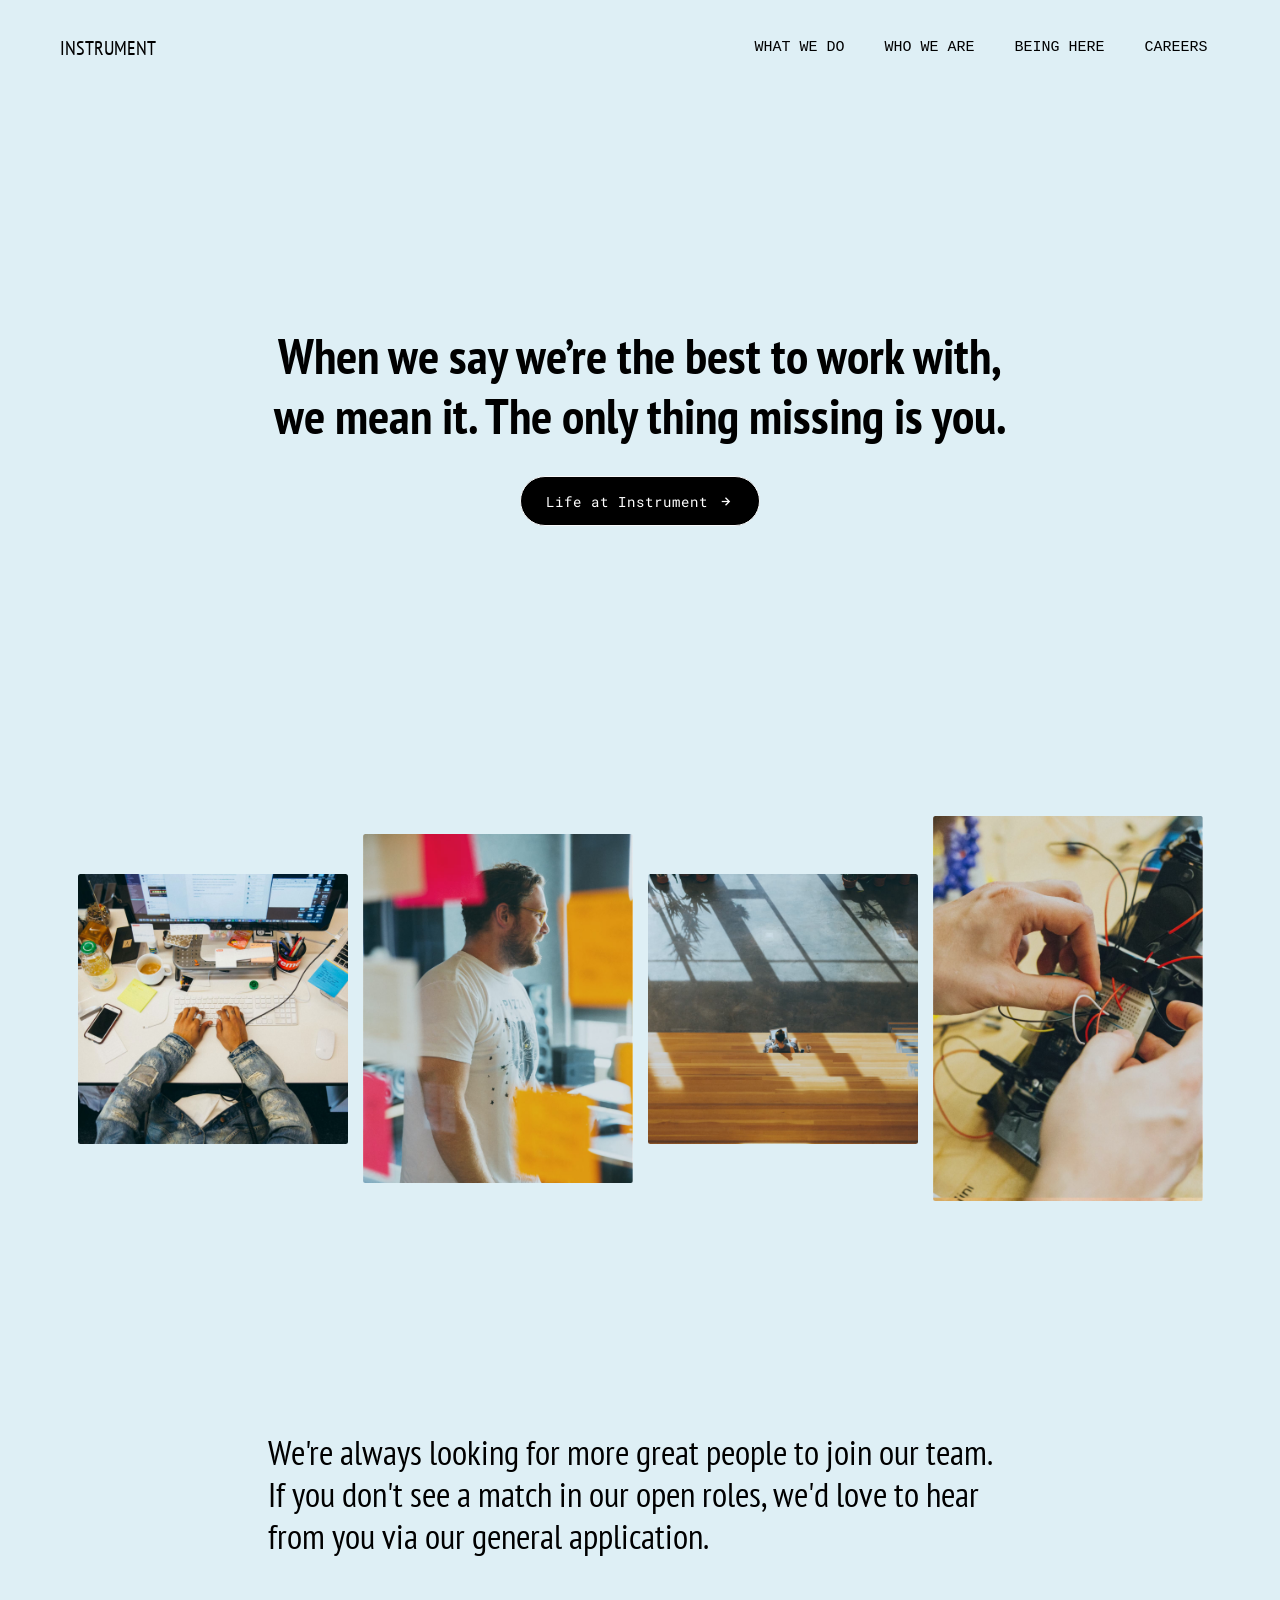
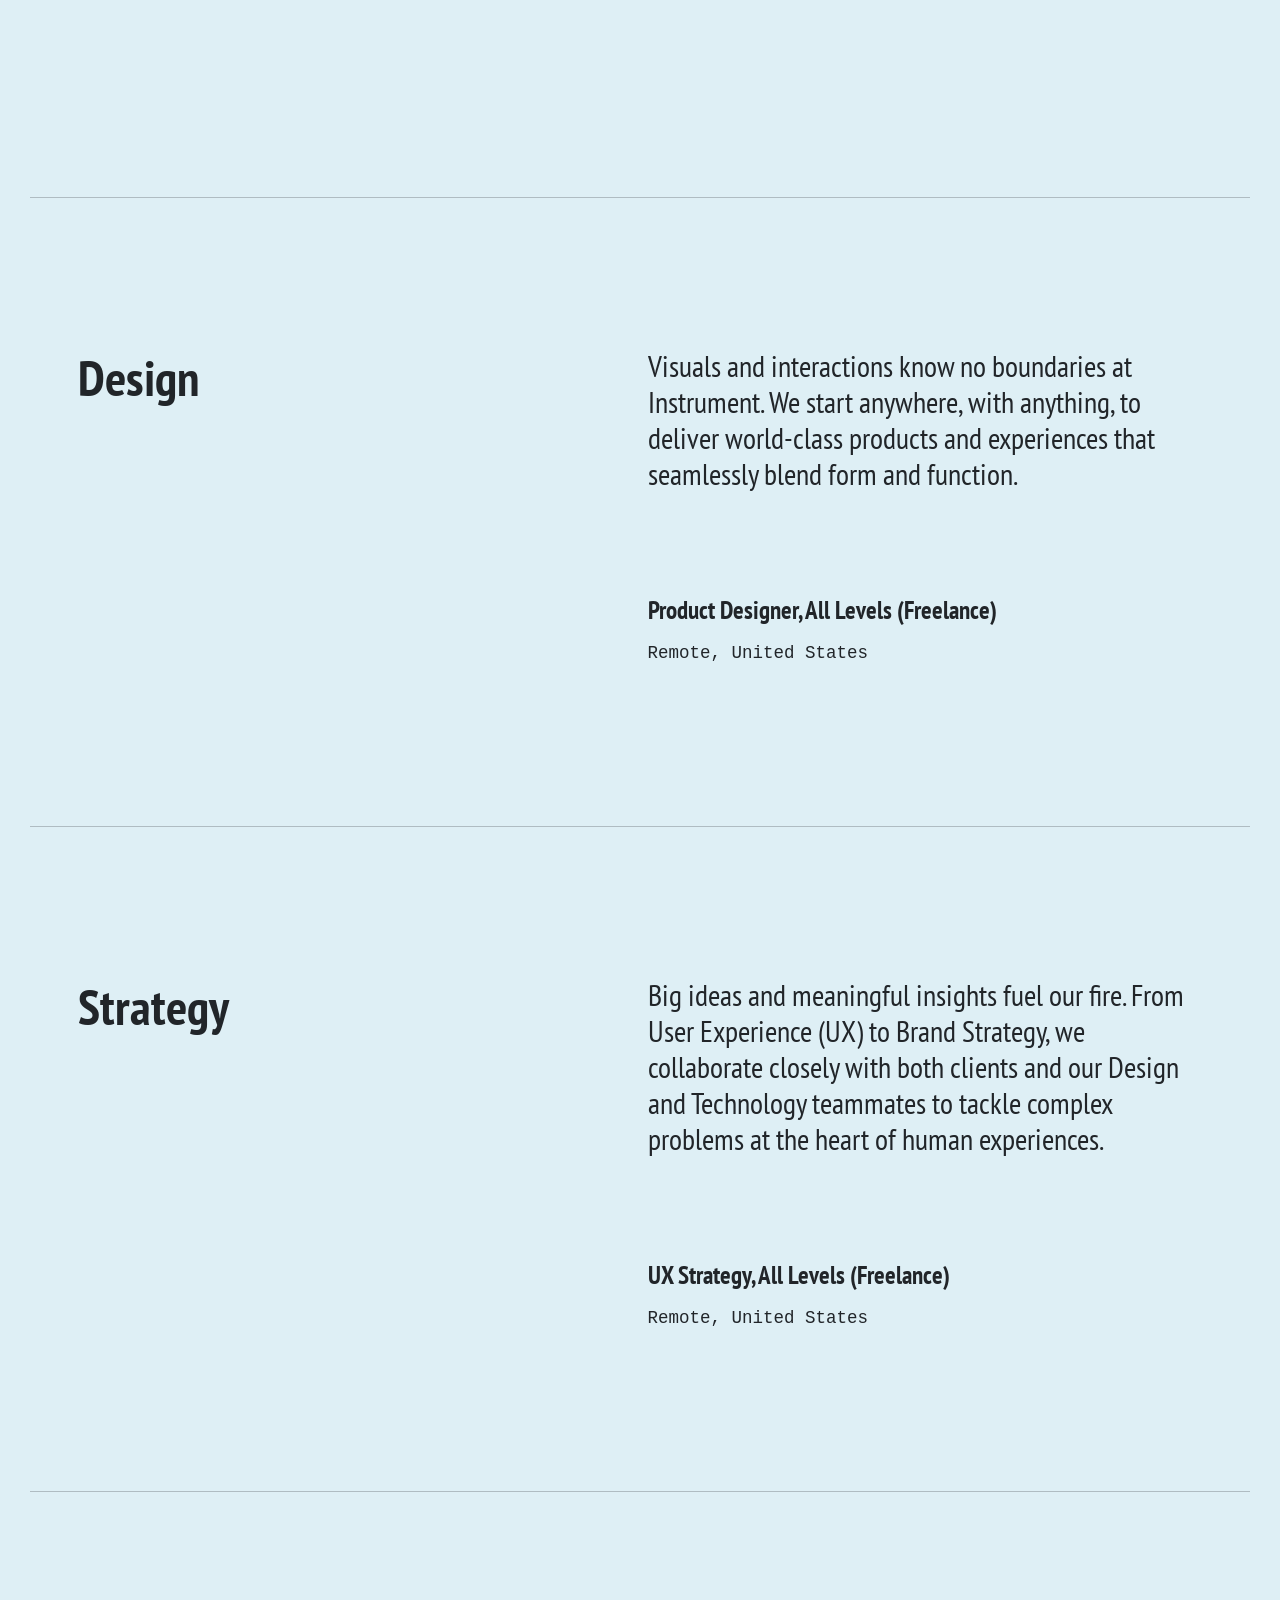
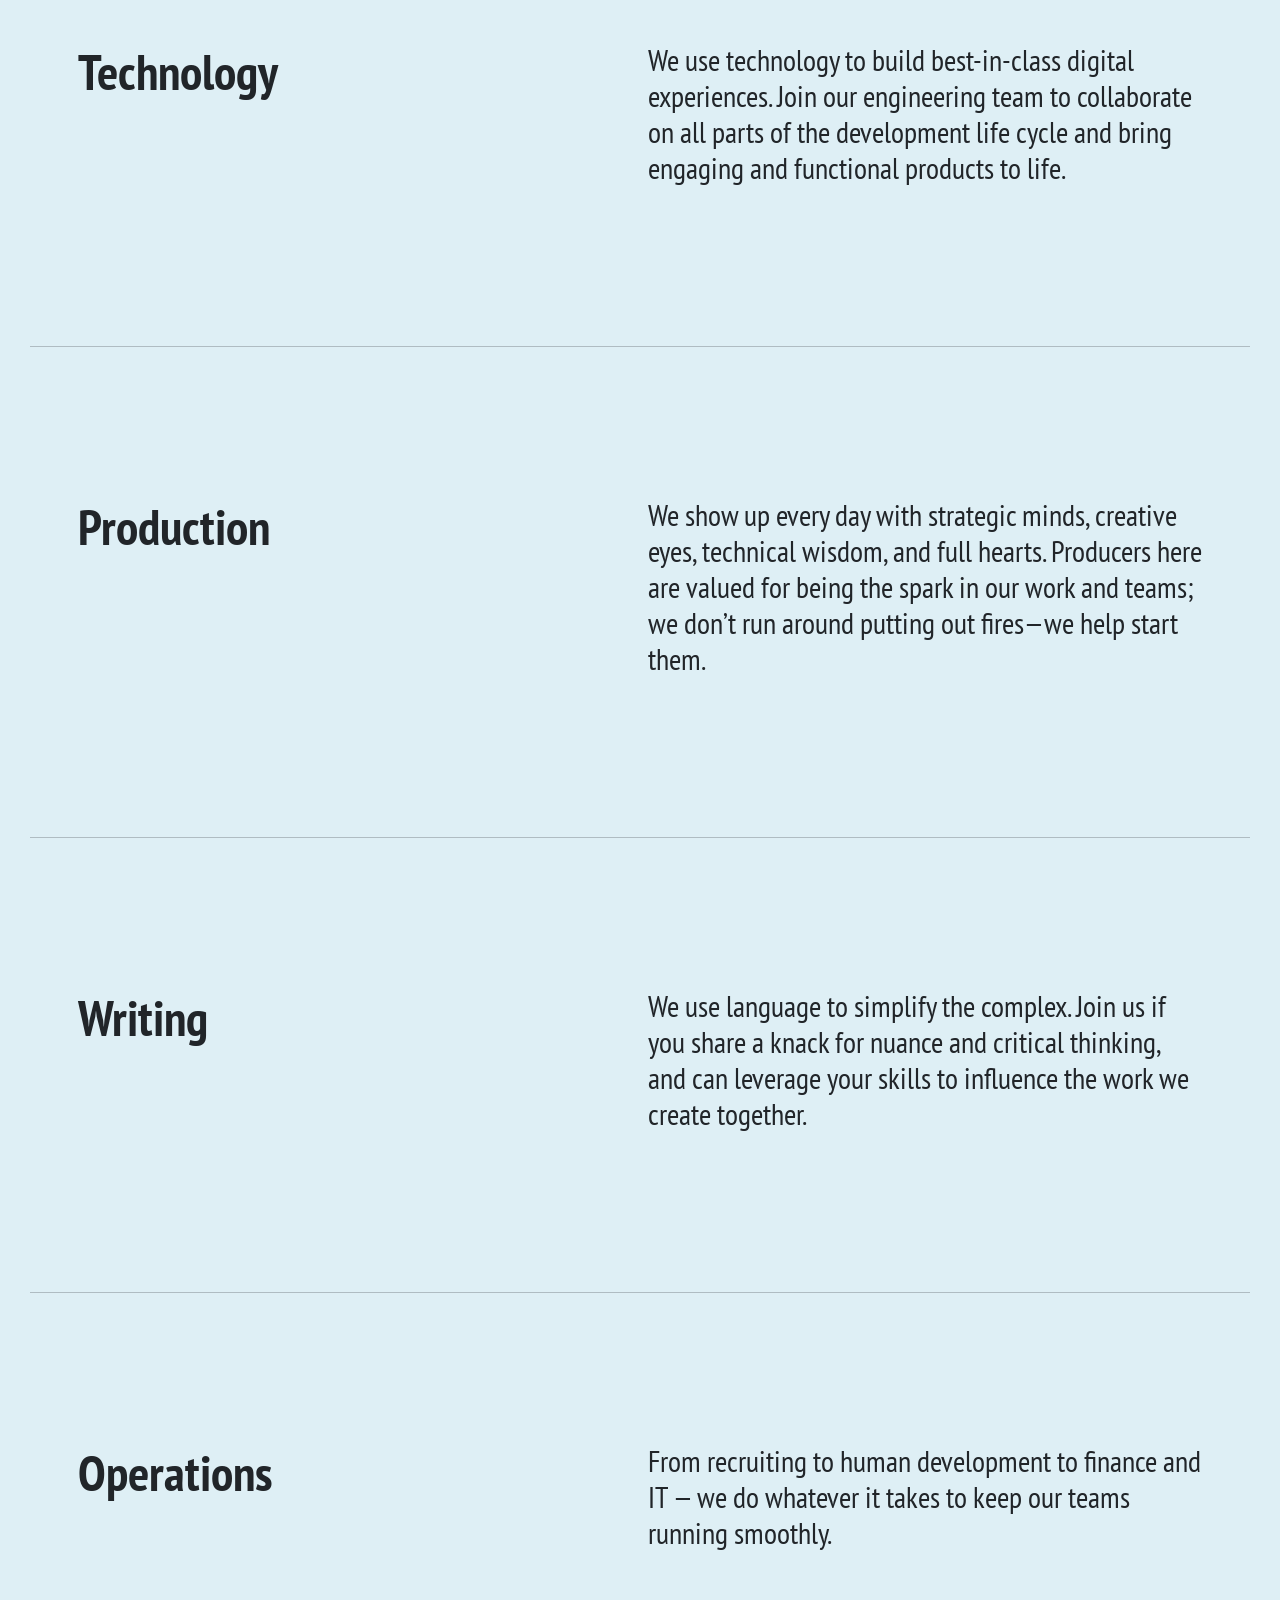
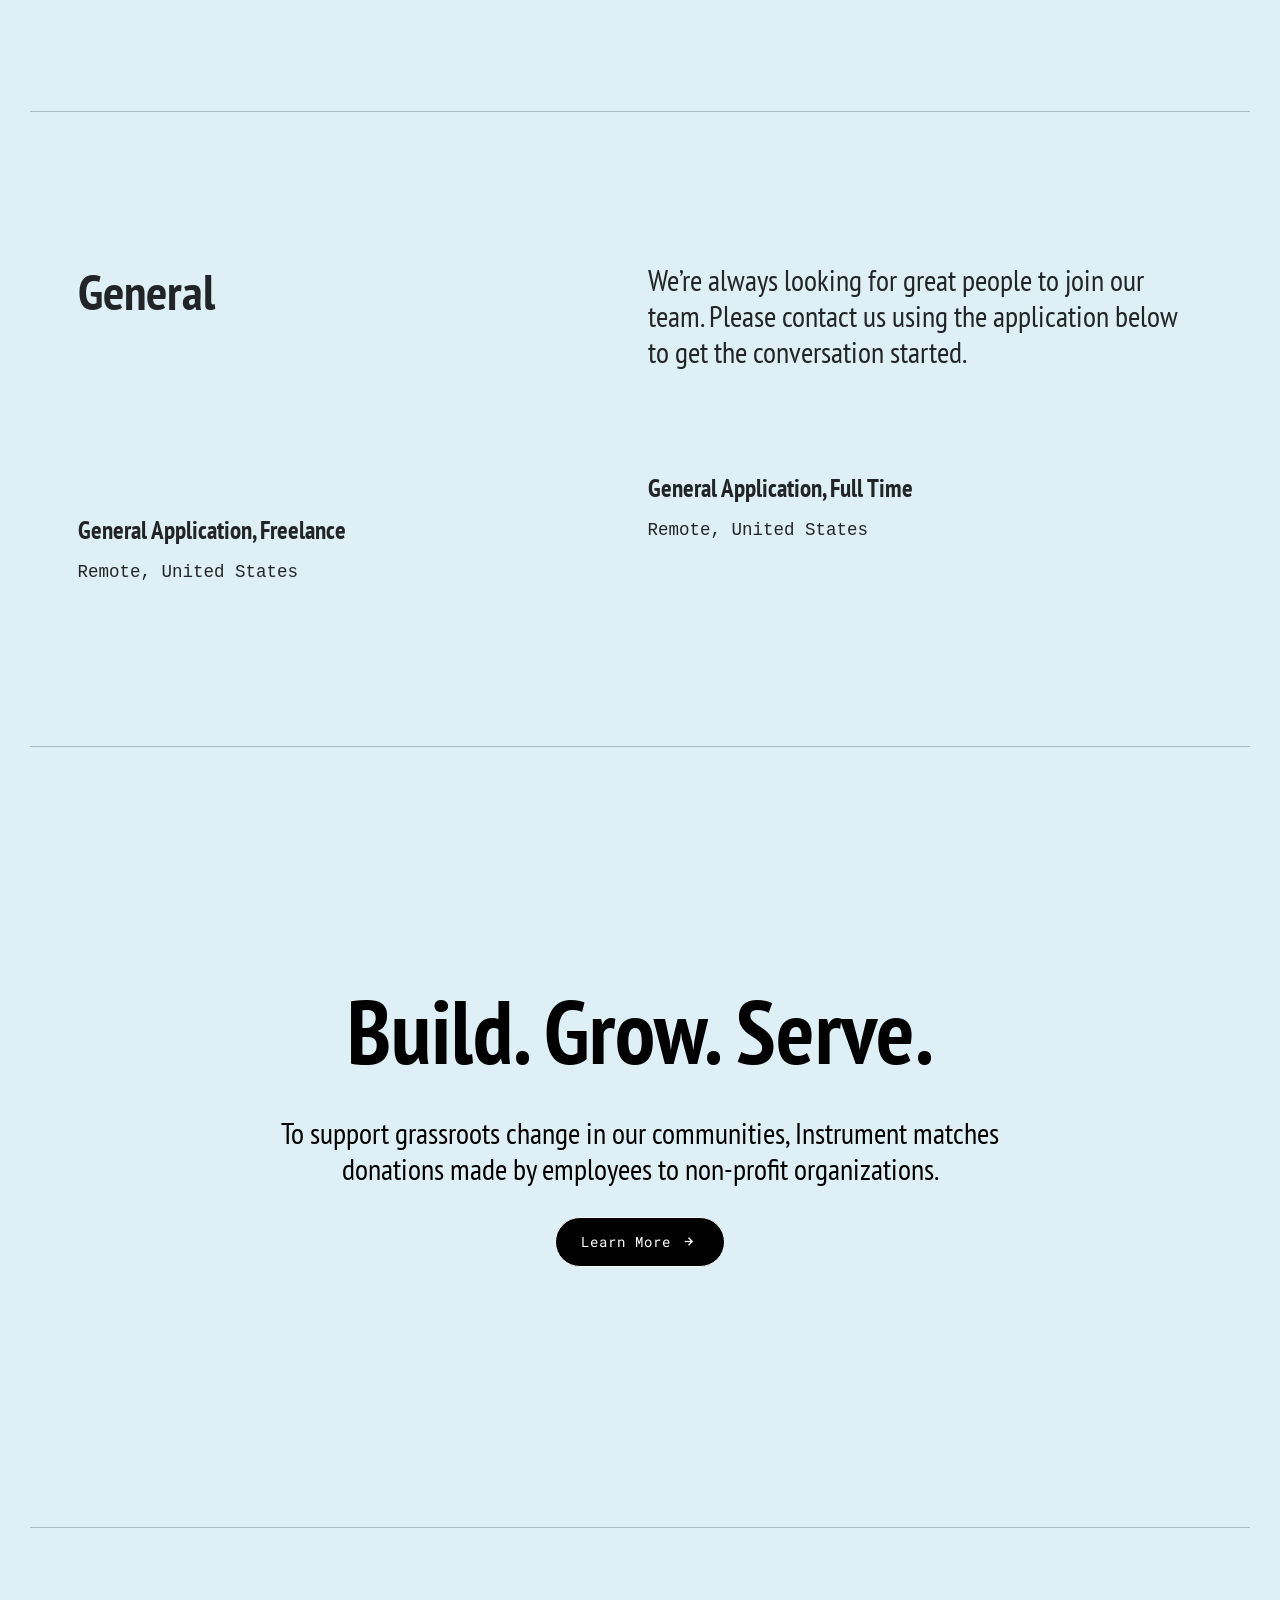
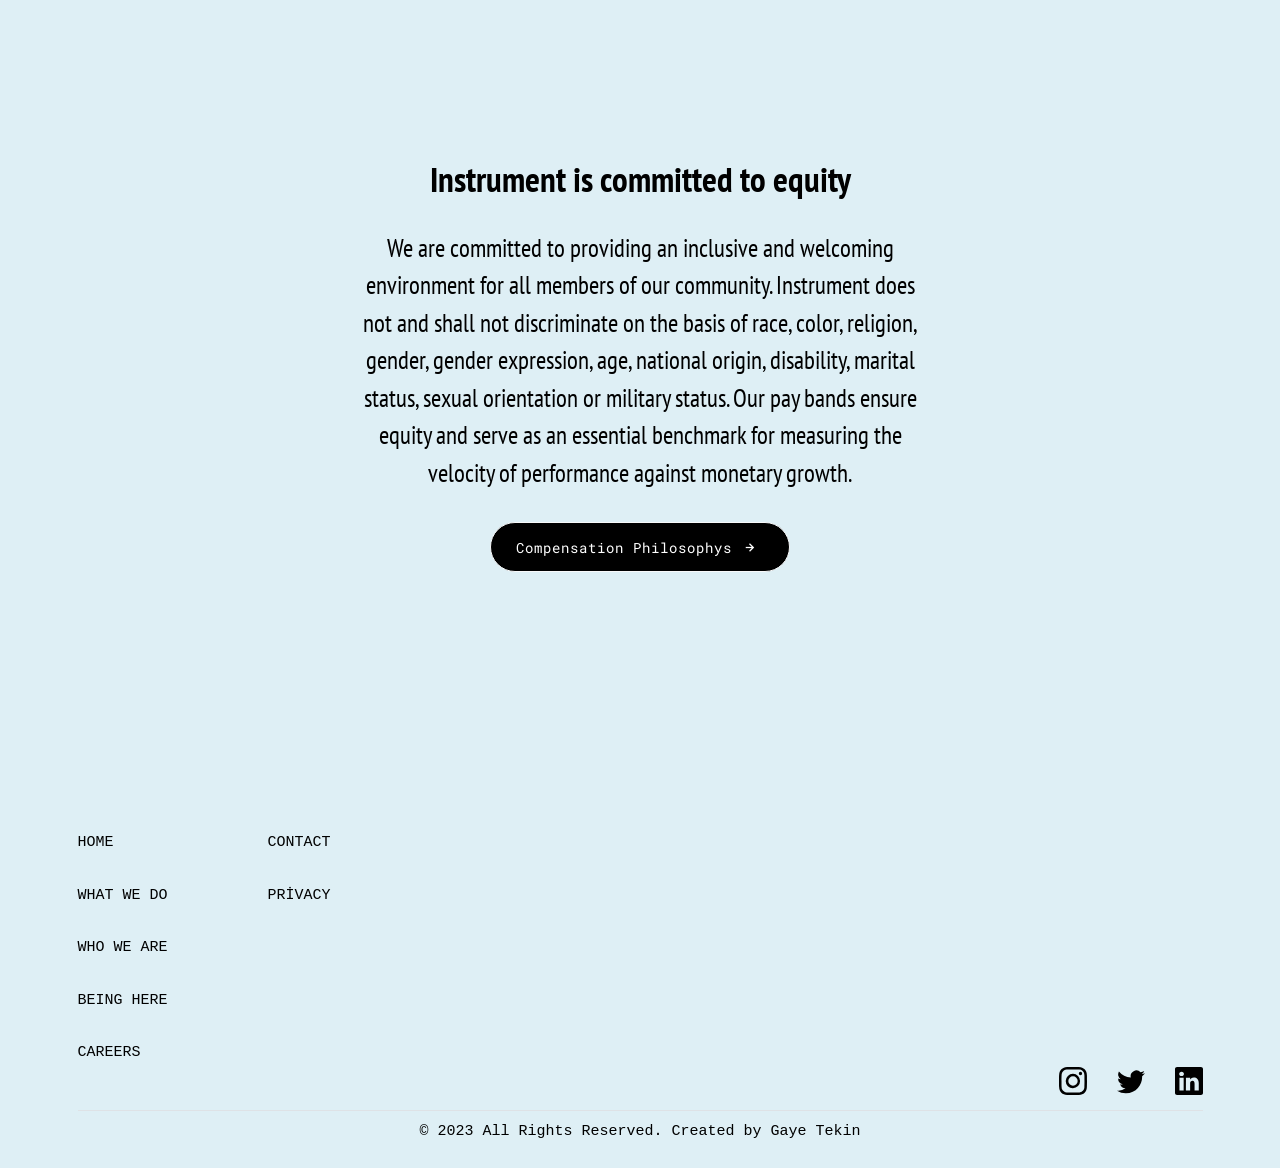
<file: careers.html>
<!DOCTYPE html>
<html lang="en">
<head>
    <meta charset="UTF-8">
    <meta http-equiv="X-UA-Compatible" content="IE=edge">
    <meta name="viewport" content="width=device-width, initial-scale=1.0">
    <link rel="stylesheet" href="assets/css/bootstrap.min.css">
    <link rel="stylesheet" href="assets/css/styles.css">
    <link rel="preconnect" href="https://fonts.googleapis.com">
    <link rel="preconnect" href="https://fonts.gstatic.com" crossorigin>
    <link href="https://fonts.googleapis.com/css2?family=PT+Sans+Narrow&display=swap" rel="stylesheet">
    <title>Instrument | Careers</title>
</head>
<body style="background-color: #deeff5;">
    <nav class="navbar navbar-expand-lg navbar-dark sticky-top p-5" style="background-color: #deeff5;">
        <div class="container-fluid ps-5">
          <a class="navbar-brand text-black fs-2" style="font-family: 'PT Sans Narrow', sans-serif;" href="index.html">INSTRUMENT</a>
          <button class="navbar-toggler" type="button" data-bs-toggle="collapse" data-bs-target="#navbarNav" aria-controls="navbarNav" aria-expanded="false" aria-label="Toggle navigation">
            <span class="navbar-toggler-icon"></span>
          </button>
          <div class="collapse navbar-collapse" id="navbarNav">
            <ul class="navbar-nav ms-auto font-monospace fs-4">
              <li class="nav-item pe-5">
                <a class="nav-link active text-black" aria-current="page" href="whatwedo.html">WHAT  WE  DO</a>
              </li>
              <li class="nav-item pe-5">
                <a class="nav-link text-black" href="whoweare.html">WHO  WE  ARE</a>
              </li>
              <li class="nav-item pe-5">
                <a class="nav-link text-black" href="beinghere.html">BEING  HERE</a>
              </li>
              <li class="nav-item pe-5">
                <a class="nav-link text-black" href="careers.html">CAREERS</a>
              </li>
            </ul>
          </div>
        </div>
    </nav>

    <section style="font-family: 'PT Sans Narrow', sans-serif;">
    <div class="container" style="margin-top: 20rem; margin-bottom: 20rem;">
        <div class="row">
          <div class="col-md-8 offset-md-2 my-5 display-1 text-black text-center fw-bold">
            <p>When we say we’re the best to work with, we mean it. The only thing missing is you.</p>
            <button class="d-flex btn btn-light btn-two mx-auto my-5" style="align-items: center; width: 24rem;" type="button">Life at Instrument
              <img class="ms-3" style="height: 15px; width: 15px;" src="images/right-arrow-alt-regular-24-white.png" alt="">
            </button>
          </div>
        </div>
      </div>

    <div class="container" style="margin-top: 20rem; margin-bottom: 20rem;">
        <div class="row align-items-center">
          <div class="col-md-3">
            <img src="images/careers-one.avif" class="img-fluid rounded mt-5" style="height: auto;" alt="gallery-one">
          </div>
          <div class="col-md-3">
            <img src="images/careers-two.avif" class="img-fluid rounded mt-5" style="height: auto;" alt="gallery-two">
          </div>
          <div class="col-md-3">
            <img src="images/careers-three.avif" class="img-fluid rounded mt-5" style="height: auto;" alt="gallery-two">
          </div>
          <div class="col-md-3">
            <img src="images/careers-four.avif" class="img-fluid rounded mt-5" style="height: auto;" alt="gallery-two">
          </div>
        </div>
    </div>

    <div class="container" style="margin-top: 20rem; margin-bottom: 20rem;">
        <div class="row">
          <div class="col-md-8 offset-md-2 my-5 display-4 text-black text-start fw-normal">
            <p>We're always looking for more great people to join our team. If you don't see a 
                match in our open roles, we'd love to hear from you via our general application.</p>  
          </div>
        </div>
    </div>

    <hr class="mx-5">

    <div class="container" style="margin-top: 15rem; margin-bottom: 15rem;">
        <div class="row">
            <div class="col-md-6">
                <h1 class="display-1 fw-bold">Design</h1>
            </div>
            <div class="col-md-6">
                <p class="display-5 fw-normal">Visuals and interactions know no boundaries at Instrument. We start anywhere, with anything, 
                    to deliver world-class products and experiences that seamlessly blend form and function.</p>
                <div style="margin-top: 10rem;">
                    <p class="fs-1 fw-bold">Product Designer, All Levels (Freelance)</p>
                    <p class="fs-3 font-monospace">Remote, United States</p>
                </div>
            </div>
        </div>
    </div>

    <hr class="mx-5">

    <div class="container" style="margin-top: 15rem; margin-bottom: 15rem;">
        <div class="row">
            <div class="col-md-6">
                <h1 class="display-1 fw-bold">Strategy</h1>
            </div>
            <div class="col-md-6">
                <p class="display-5 fw-normal">Big ideas and meaningful insights fuel our fire. From User Experience 
                    (UX) to Brand Strategy, we collaborate closely with both clients and our Design and Technology teammates 
                    to tackle complex problems at the heart of human experiences.</p>
                <div style="margin-top: 10rem;">
                    <p class="fs-1 fw-bold">UX Strategy, All Levels (Freelance)</p>
                    <p class="fs-3 font-monospace">Remote, United States</p>
                </div>
            </div>
        </div>
    </div>

    <hr class="mx-5">

    <div class="container" style="margin-top: 15rem; margin-bottom: 15rem;">
        <div class="row">
            <div class="col-md-6">
                <h1 class="display-1 fw-bold">Technology</h1>
            </div>
            <div class="col-md-6">
                <p class="display-5 fw-normal">We use technology to build best-in-class digital experiences. 
                    Join our engineering team to collaborate on all parts of the development life cycle and 
                    bring engaging and functional products to life.
                </p>
            </div>
        </div>
    </div>

    <hr class="mx-5">

    <div class="container" style="margin-top: 15rem; margin-bottom: 15rem;">
        <div class="row">
            <div class="col-md-6">
                <h1 class="display-1 fw-bold">Production</h1>
            </div>
            <div class="col-md-6">
                <p class="display-5 fw-normal">We show up every day with strategic minds, creative eyes, technical 
                    wisdom, and full hearts. Producers here are valued for being the spark in our work and teams; we don’t 
                    run around putting out fires—we help start them.
                </p>
            </div>
        </div>
    </div>

    <hr class="mx-5">

    <div class="container" style="margin-top: 15rem; margin-bottom: 15rem;">
        <div class="row">
            <div class="col-md-6">
                <h1 class="display-1 fw-bold">Writing</h1>
            </div>
            <div class="col-md-6">
                <p class="display-5 fw-normal">We use language to simplify the complex. Join us if you share a knack for 
                    nuance and critical thinking, and can leverage your skills to influence the work we create together.
                </p>
            </div>
        </div>
    </div>

    <hr class="mx-5">

    <div class="container" style="margin-top: 15rem; margin-bottom: 15rem;">
        <div class="row">
            <div class="col-md-6">
                <h1 class="display-1 fw-bold">Operations</h1>
            </div>
            <div class="col-md-6">
                <p class="display-5 fw-normal">From recruiting to human development to finance and IT — 
                    we do whatever it takes to keep our teams running smoothly.
                </p>
            </div>
        </div>
    </div>

    <hr class="mx-5">

    <div class="container" style="margin-top: 15rem; margin-bottom: 15rem;">
        <div class="row">
            <div class="col-md-6">
                <h1 class="display-1 fw-bold">General</h1>
                <div style="margin-top: 19rem;">
                    <p class="fs-1 fw-bold">General Application, Freelance</p>
                    <p class="fs-3 font-monospace">Remote, United States</p>
                </div>
            </div>
            <div class="col-md-6">
                <p class="display-5 fw-normal">We’re always looking for great people to join our team. 
                    Please contact us using the application below to get the conversation started.</p>
                <div style="margin-top: 10rem;">
                    <p class="fs-1 fw-bold">General Application, Full Time</p>
                    <p class="fs-3 font-monospace">Remote, United States</p>
                </div>
            </div>
        </div>
    </div>

    <hr class="mx-5">

    <div class="container" style="margin-top: 20rem; margin-bottom: 20rem;">
        <div class="row">
          <div class="col-md-8 offset-md-2 my-5 display-6 text-black text-center fw-normal">
            <h1 class="fw-bold mb-5" style="font-size: 9rem;">Build. Grow. Serve.</h1>
            <p class="display-5">To support grassroots change in our communities, Instrument matches donations made by employees to non-profit organizations.</p>
            <button class="d-flex btn btn-light btn-two mx-auto my-5" style="align-items: center; width: 17rem;" type="button">Learn More
              <img class="ms-3" style="height: 15px; width: 15px;" src="images/right-arrow-alt-regular-24-white.png" alt="">
            </button>           
          </div>
        </div>
      </div>

      <hr class="mx-5">

    <div class="container" style="margin-top: 20rem; margin-bottom: 20rem;">
        <div class="row">
          <div class="col-md-6 offset-md-3 my-5 display-6 text-black text-center fw-normal">
            <h1 class="display-4 fw-bold mb-5">Instrument is committed to equity</h1>
            <p class="fs-1 lh-base text-center">
                We are committed to providing an inclusive and welcoming environment for all members of our community. 
                Instrument does not and shall not discriminate on the basis of race, color, religion, gender, gender expression, age, 
                national origin, disability, marital status, sexual orientation or military status. 
                Our pay bands ensure equity and serve as an 
                essential benchmark for measuring the velocity of performance against monetary growth.
            </p>
            <button class="d-flex btn btn-light btn-two mx-auto my-5" style="align-items: center; width: 30rem;" type="button">Compensation Philosophys
              <img class="ms-3" style="height: 15px; width: 15px;" src="images/right-arrow-alt-regular-24-white.png" alt="">
            </button> 
          </div>
        </div>
    </div>

    <footer class="container mb-0">
      <div class="font-monospace fs-4">
          <div class="row">
            <div class="col-md-2">
              <ul class="nav flex-column">
                <li class="nav-item mb-5"><a href="index.html" class="nav-link p-0 text-black">HOME</a></li>
                <li class="nav-item mb-5"><a href="whatwedo.html" class="nav-link p-0 text-black">WHAT WE DO</a></li>
                <li class="nav-item mb-5"><a href="whoweare.html" class="nav-link p-0 text-black">WHO WE ARE</a></li>
                <li class="nav-item mb-5"><a href="beinghere.html" class="nav-link p-0 text-black">BEING HERE</a></li>
                <li class="nav-item mb-5"><a href="careers.html" class="nav-link p-0 text-black">CAREERS</a></li>
              </ul>
             </div>
         
             <div class="col-md-2">
               <ul class="nav flex-column">
                 <li class="nav-item mb-5"><a href="#" class="nav-link p-0 text-black">CONTACT</a></li>
                 <li class="nav-item mb-5"><a href="#" class="nav-link p-0 text-black">PRİVACY</a></li>
               </ul>
             </div>

            <div class="offset-md-4 col-md-4 align-self-end">
              <ul class="nav d-flex justify-content-end">
                <li class="ms-5"><a class="text-black" href="#"><svg xmlns="http://www.w3.org/2000/svg" width="28" height="28" fill="currentColor" class="bi bi-instagram" viewBox="0 0 16 16">
                  <path d="M8 0C5.829 0 5.556.01 4.703.048 3.85.088 3.269.222 2.76.42a3.917 3.917 0 0 0-1.417.923A3.927 3.927 0 0 0 .42 2.76C.222 3.268.087 3.85.048 4.7.01 5.555 0 5.827 0 8.001c0 2.172.01 2.444.048 3.297.04.852.174 1.433.372 1.942.205.526.478.972.923 1.417.444.445.89.719 1.416.923.51.198 1.09.333 1.942.372C5.555 15.99 5.827 16 8 16s2.444-.01 3.298-.048c.851-.04 1.434-.174 1.943-.372a3.916 3.916 0 0 0 1.416-.923c.445-.445.718-.891.923-1.417.197-.509.332-1.09.372-1.942C15.99 10.445 16 10.173 16 8s-.01-2.445-.048-3.299c-.04-.851-.175-1.433-.372-1.941a3.926 3.926 0 0 0-.923-1.417A3.911 3.911 0 0 0 13.24.42c-.51-.198-1.092-.333-1.943-.372C10.443.01 10.172 0 7.998 0h.003zm-.717 1.442h.718c2.136 0 2.389.007 3.232.046.78.035 1.204.166 1.486.275.373.145.64.319.92.599.28.28.453.546.598.92.11.281.24.705.275 1.485.039.843.047 1.096.047 3.231s-.008 2.389-.047 3.232c-.035.78-.166 1.203-.275 1.485a2.47 2.47 0 0 1-.599.919c-.28.28-.546.453-.92.598-.28.11-.704.24-1.485.276-.843.038-1.096.047-3.232.047s-2.39-.009-3.233-.047c-.78-.036-1.203-.166-1.485-.276a2.478 2.478 0 0 1-.92-.598 2.48 2.48 0 0 1-.6-.92c-.109-.281-.24-.705-.275-1.485-.038-.843-.046-1.096-.046-3.233 0-2.136.008-2.388.046-3.231.036-.78.166-1.204.276-1.486.145-.373.319-.64.599-.92.28-.28.546-.453.92-.598.282-.11.705-.24 1.485-.276.738-.034 1.024-.044 2.515-.045v.002zm4.988 1.328a.96.96 0 1 0 0 1.92.96.96 0 0 0 0-1.92zm-4.27 1.122a4.109 4.109 0 1 0 0 8.217 4.109 4.109 0 0 0 0-8.217zm0 1.441a2.667 2.667 0 1 1 0 5.334 2.667 2.667 0 0 1 0-5.334z"/>
                </svg></a></li>
                <li class="ms-5"><a class="text-black" href="#"><svg xmlns="http://www.w3.org/2000/svg" width="28" height="28" fill="currentColor" class="bi bi-twitter" viewBox="0 0 16 16">
                  <path d="M5.026 15c6.038 0 9.341-5.003 9.341-9.334 0-.14 0-.282-.006-.422A6.685 6.685 0 0 0 16 3.542a6.658 6.658 0 0 1-1.889.518 3.301 3.301 0 0 0 1.447-1.817 6.533 6.533 0 0 1-2.087.793A3.286 3.286 0 0 0 7.875 6.03a9.325 9.325 0 0 1-6.767-3.429 3.289 3.289 0 0 0 1.018 4.382A3.323 3.323 0 0 1 .64 6.575v.045a3.288 3.288 0 0 0 2.632 3.218 3.203 3.203 0 0 1-.865.115 3.23 3.23 0 0 1-.614-.057 3.283 3.283 0 0 0 3.067 2.277A6.588 6.588 0 0 1 .78 13.58a6.32 6.32 0 0 1-.78-.045A9.344 9.344 0 0 0 5.026 15z"/>
                </svg></a></li>
                <li class="ms-5"><a class="text-black" href="#"><svg xmlns="http://www.w3.org/2000/svg" width="28" height="28" fill="currentColor" class="bi bi-linkedin" viewBox="0 0 16 16">
                  <path d="M0 1.146C0 .513.526 0 1.175 0h13.65C15.474 0 16 .513 16 1.146v13.708c0 .633-.526 1.146-1.175 1.146H1.175C.526 16 0 15.487 0 14.854V1.146zm4.943 12.248V6.169H2.542v7.225h2.401zm-1.2-8.212c.837 0 1.358-.554 1.358-1.248-.015-.709-.52-1.248-1.342-1.248-.822 0-1.359.54-1.359 1.248 0 .694.521 1.248 1.327 1.248h.016zm4.908 8.212V9.359c0-.216.016-.432.08-.586.173-.431.568-.878 1.232-.878.869 0 1.216.662 1.216 1.634v3.865h2.401V9.25c0-2.22-1.184-3.252-2.764-3.252-1.274 0-1.845.7-2.165 1.193v.025h-.016a5.54 5.54 0 0 1 .016-.025V6.169h-2.4c.03.678 0 7.225 0 7.225h2.4z"/>
                </svg></a></li>
              </ul>
            </div>
        
            <div class="container my-0">
              <div class="py-3 my-4 border-top">
                <div class="col-md-12">
                  <span class="d-flex justify-content-center align-items-center text-black">© 2023 All Rights Reserved. Created by Gaye Tekin</span>
                </div>
              </div>
            </div>
          </div>
        </div>
    </footer>
  </section>
      

<script src="assets/js/bootstrap.bundle.min.js"></script>
    
</body>
</html>
</file>
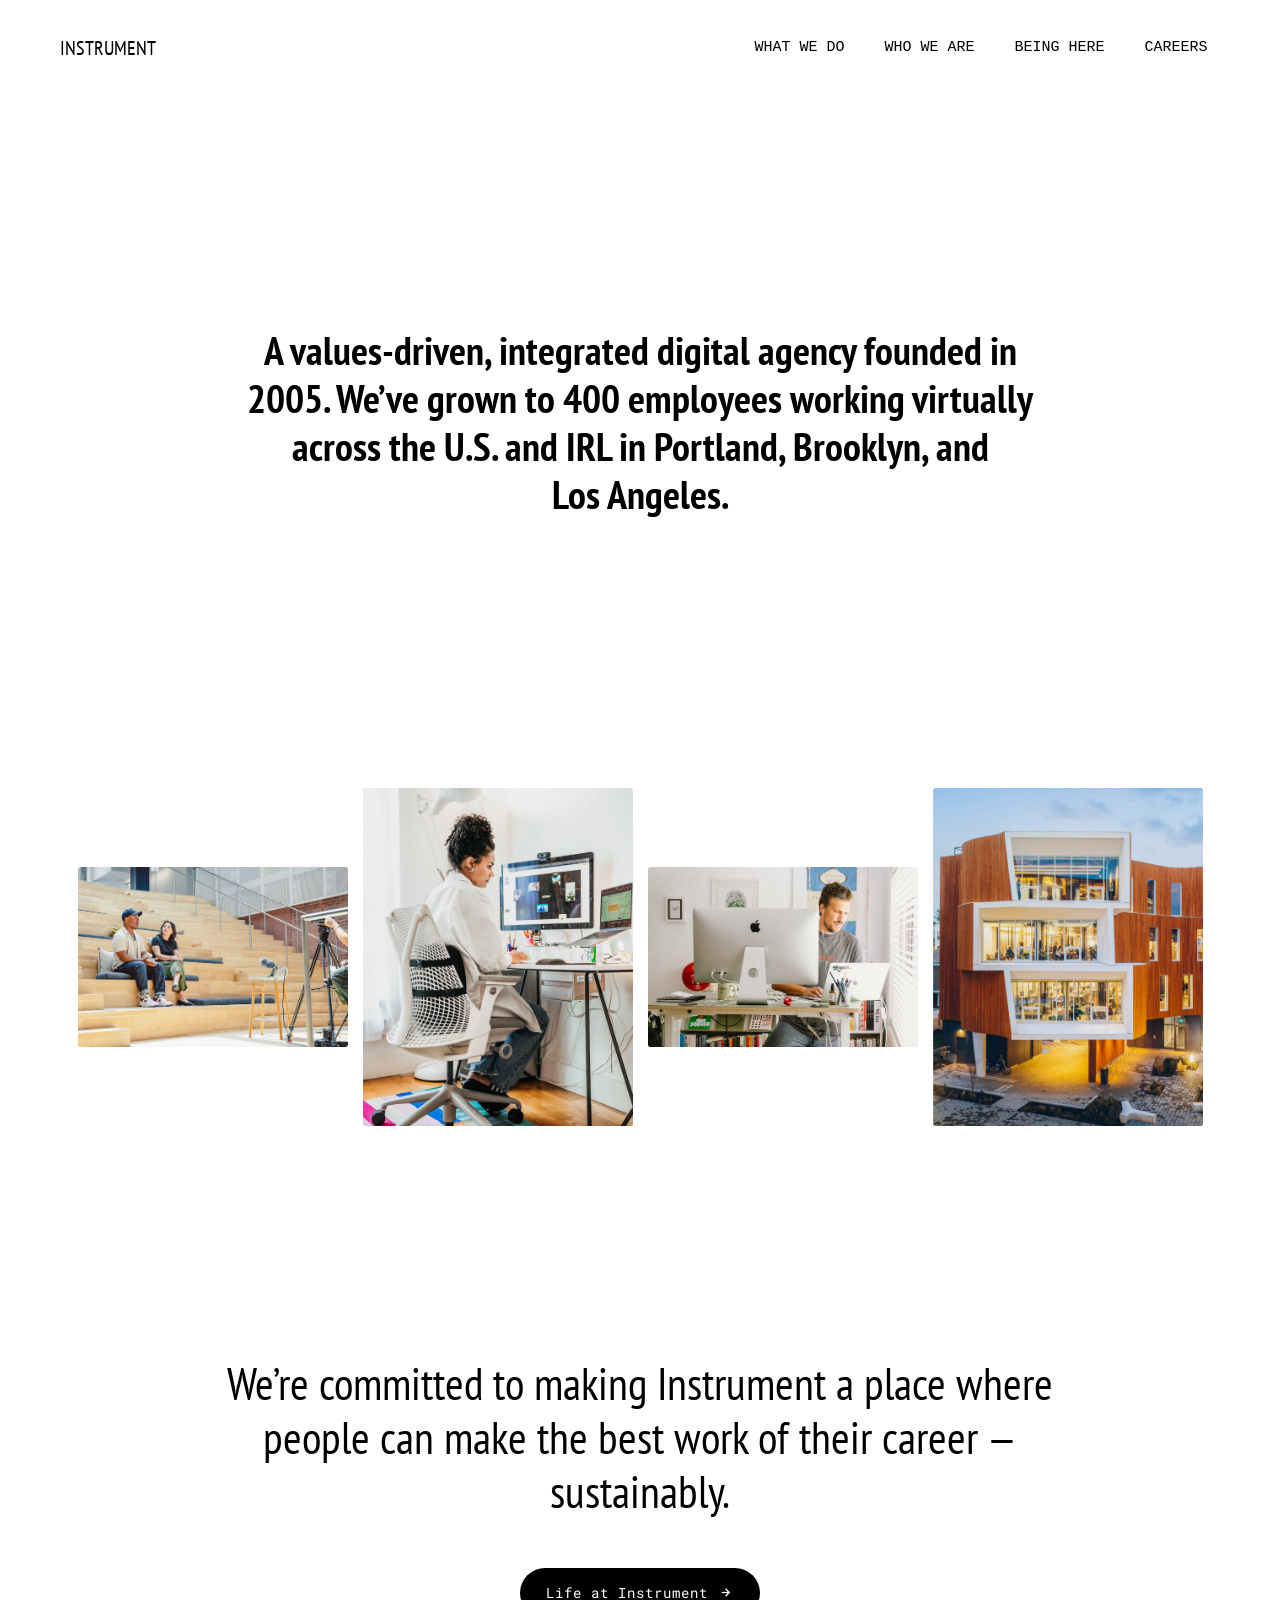
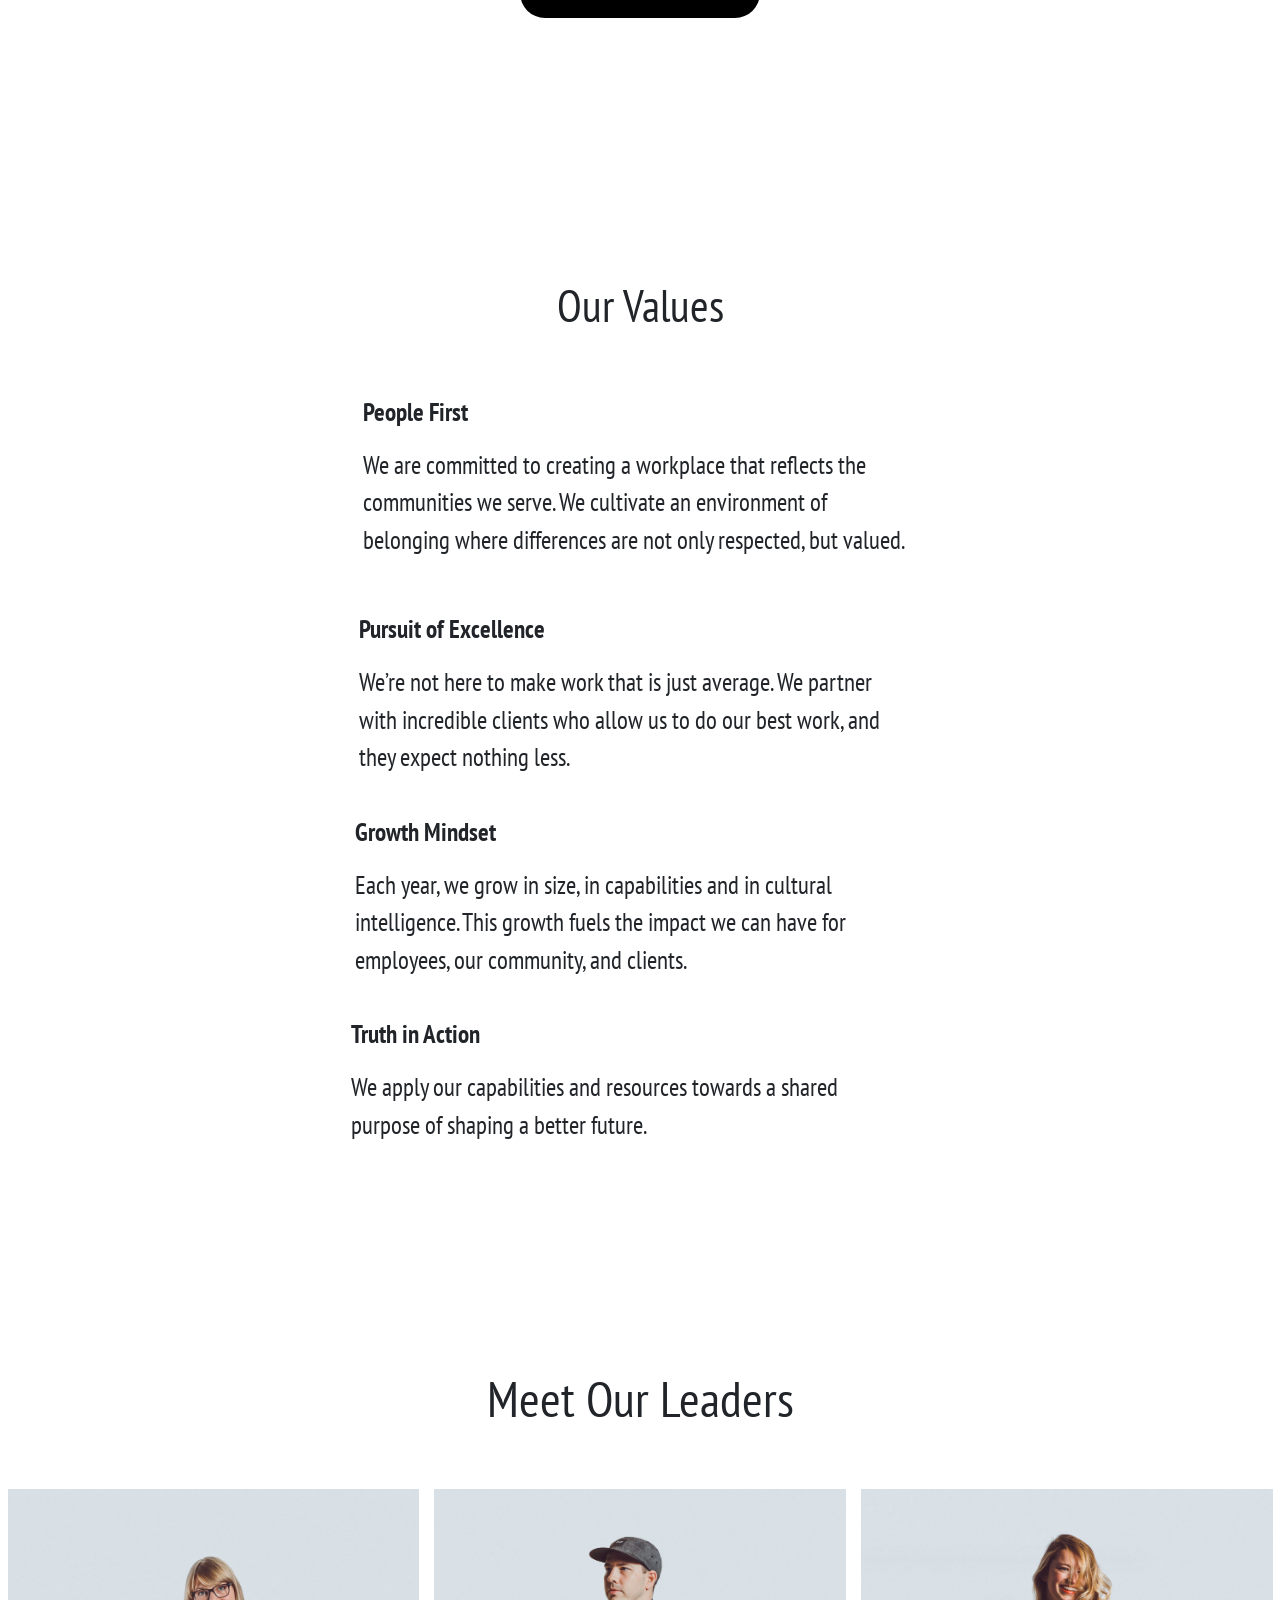
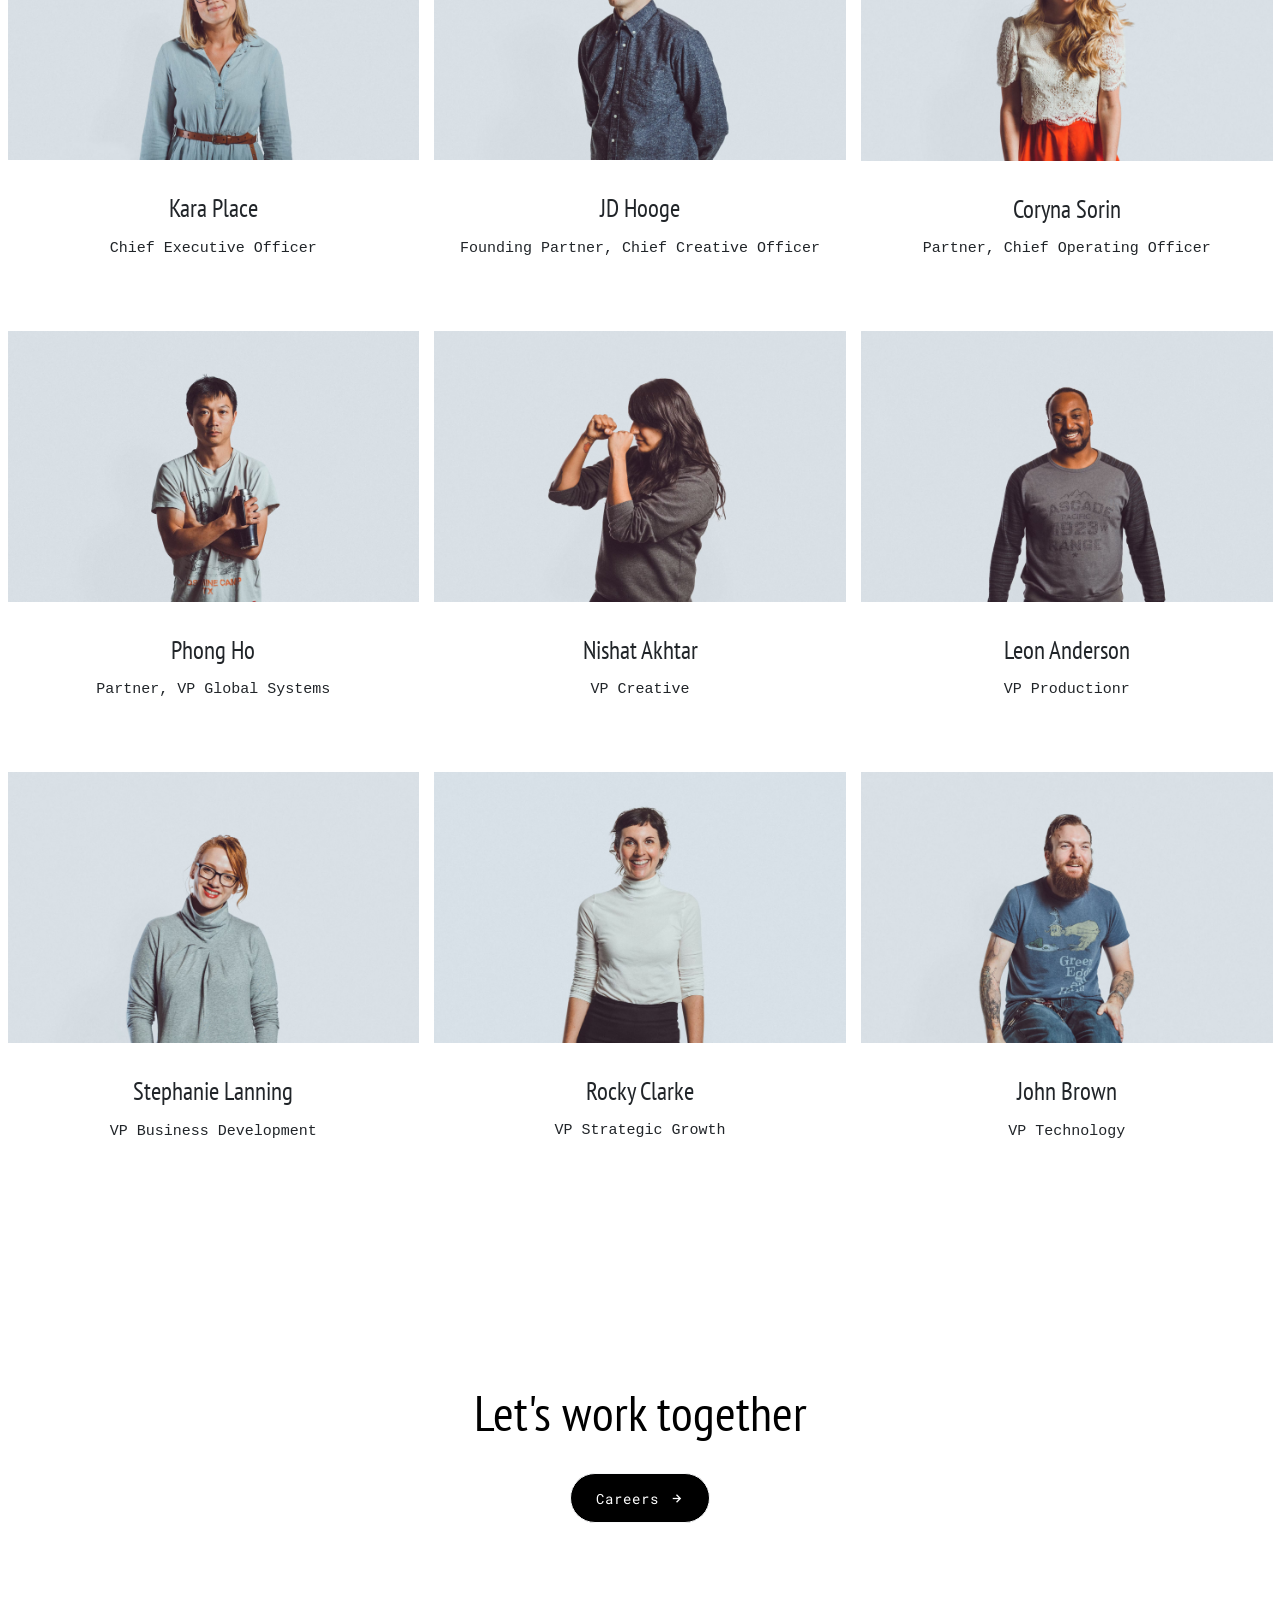
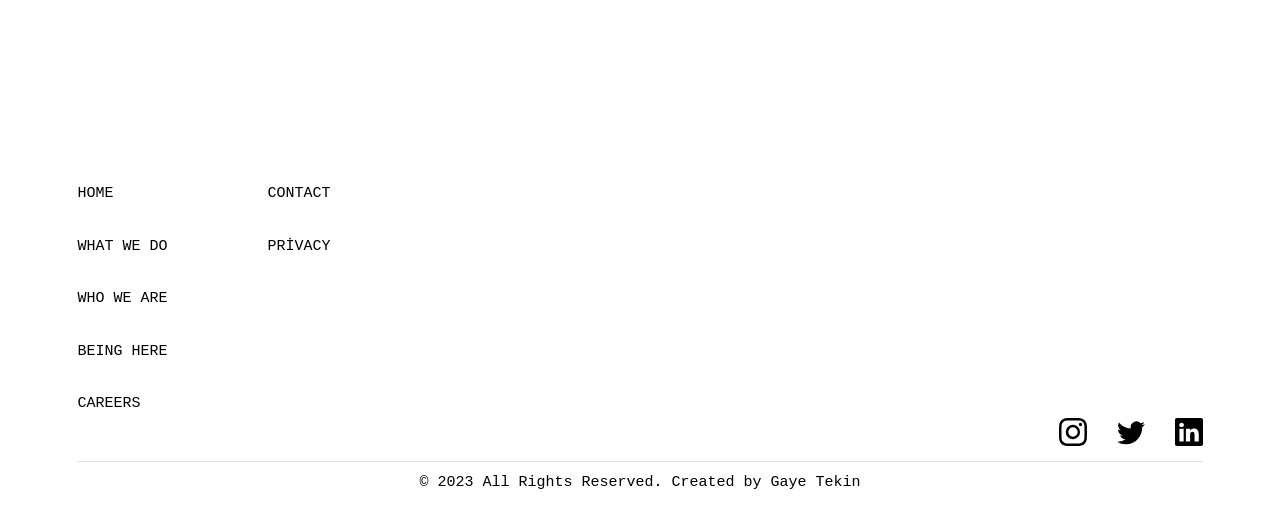
<file: whoweare.html>
<!DOCTYPE html>
<html lang="en">
<head>
    <meta charset="UTF-8">
    <meta http-equiv="X-UA-Compatible" content="IE=edge">
    <meta name="viewport" content="width=device-width, initial-scale=1.0">
    <link rel="stylesheet" href="assets/css/bootstrap.min.css">
    <link rel="stylesheet" href="assets/css/styles.css">
    <link rel="preconnect" href="https://fonts.googleapis.com">
    <link rel="preconnect" href="https://fonts.gstatic.com" crossorigin>
    <link href="https://fonts.googleapis.com/css2?family=PT+Sans+Narrow&display=swap" rel="stylesheet">
    <title>Instrument | Who We Are</title>
</head>
<body class="bg-white m-0 p-0">
    <nav class="navbar navbar-expand-lg navbar-dark bg-white sticky-top p-5">
        <div class="container-fluid ps-5">
          <a class="navbar-brand text-black fs-2" style="font-family: 'PT Sans Narrow', sans-serif;" href="index.html">INSTRUMENT</a>
          <button class="navbar-toggler" type="button" data-bs-toggle="collapse" data-bs-target="#navbarNav" aria-controls="navbarNav" aria-expanded="false" aria-label="Toggle navigation">
            <span class="navbar-toggler-icon"></span>
          </button>
          <div class="collapse navbar-collapse" id="navbarNav">
            <ul class="navbar-nav ms-auto font-monospace fs-4">
              <li class="nav-item pe-5">
                <a class="nav-link active text-black" aria-current="page" href="whatwedo.html">WHAT  WE  DO</a>
              </li>
              <li class="nav-item pe-5">
                <a class="nav-link text-black" href="whoweare.html">WHO  WE  ARE</a>
              </li>
              <li class="nav-item pe-5">
                <a class="nav-link text-black" href="beinghere.html">BEING  HERE</a>
              </li>
              <li class="nav-item pe-5">
                <a class="nav-link text-black" href="careers.html">CAREERS</a>
              </li>
            </ul>
          </div>
        </div>
    </nav>

    <section style="font-family: 'PT Sans Narrow', sans-serif;">
    <div class="container" style="margin-top: 20rem; margin-bottom: 20rem;">
        <div class="row">
          <div class="col-sm-10 offset-sm-1 py-5 display-3 text-black text-center fw-bold">
            <p>A values-driven, integrated digital agency founded in <br> 2005. We’ve grown to 400 
                employees working virtually <br> across the U.S. and IRL in Portland, Brooklyn, and <br> Los Angeles.</p>
          </div>
        </div>
      </div>

    <div class="container" style="margin-top: 20rem; margin-bottom: 20rem;">
      <div class="row align-items-center">
        <div class="col-md-3">
          <img src="images/who-three.avif" class="img-fluid rounded mt-5" style="height: auto;" alt="gallery-one">
        </div>
        <div class="col-md-3">
          <img src="images/who-four.avif" class="img-fluid rounded mt-5" style="height: auto;" alt="gallery-two">
        </div>
        <div class="col-md-3">
          <img src="images/who-one.avif" class="img-fluid rounded mt-5" style="height: auto;" alt="gallery-two">
        </div>
        <div class="col-md-3">
          <img src="images/who-two.avif" class="img-fluid rounded mt-5" style="height: auto;" alt="gallery-two">
        </div>
      </div>
    </div>

    <div class="container" style="margin-top: 20rem; margin-bottom: 20rem;">
        <div class="row">
          <div class="col-md-10 offset-md-1 py-5 display-2 text-black text-center fw-normal">
            <p>We’re committed to making Instrument a place where people can make the 
                best work of their career — sustainably.</p>
            <button class="d-flex btn btn-two mx-auto" style="align-items: center; width: 24rem;" type="button">Life at Instrument
              <img class="ms-3" style="height: 15px; width: 15px;" src="images/right-arrow-alt-regular-24-white.png" alt="">
            </button>
          </div>
        </div>
    </div>

      <article style="font-family: 'PT Sans Narrow', sans-serif;">
        <div class="container" style="margin-top: 20rem; margin-bottom: 20rem;">
          <div class="row">
            <div class="col-md-6 offset-md-3 my-5">
              <h2 class="fw-normal display-2 text-center">Our Values</h2>
            </div>
            <div class="col-md-6 offset-md-3 my-5">
              <h3 class="fw-bold display-6 text-start">People First</h3>
              <br>
              <p class="fs-1 text-start">We are committed to creating a workplace that reflects the communities we serve.
                We cultivate an environment of belonging where differences are not only respected, but valued.
              </p>
            </div>
            <div class="row">
              <div class="col-md-6 offset-md-3 my-4">
                <h3 class="fw-bold display-6 text-start">Pursuit of Excellence</h3>
                <br>
                <p class="fs-1 text-start">We’re not here to make work that is just average. 
                We partner with incredible clients who allow us to do our best work, and they expect nothing less.
                </p>
              </div>
              <div class="row">
                <div class="col-md-6 offset-md-3 my-4">
                  <h3 class="fw-bold display-6 text-start">Growth Mindset</h3>
                  <br>
                  <p class="fs-1 text-start">Each year, we grow in size, in capabilities and in cultural intelligence. 
                    This growth fuels the impact we can have for employees, our community, and clients.
                  </p>
                </div>
                <div class="row">
                    <div class="col-md-6 offset-md-3 my-4">
                      <h3 class="fw-bold display-6 text-start">Truth in Action</h3>
                      <br>
                      <p class="fs-1 text-start">We apply our capabilities and resources 
                        towards a shared purpose of shaping a better future.
                      </p>
                    </div>
          </div>
        </div>
      </article>

      <div class="container-fluid" style="margin-top: 20rem; margin-bottom: 20rem;">
        <h3 class="text-center display-1 fw-normal my-5">Meet Our Leaders</h3>
        <div class="row my-5 ">
            <div class="col-md ">
                <img src="images/leader-one.avif"  class="img-fluid my-5" alt="">
                <p class="text-center fs-1">Kara Place</p>
                <p class="font-monospace text-center fs-4">Chief Executive Officer</p>
            </div>
            <div class="col-md">
                <img src="images/leader-two.avif"  class="img-fluid my-5" alt="">
                <p class="text-center fs-1">JD Hooge</p>
                <p class="font-monospace text-center fs-4">Founding Partner, Chief Creative Officer</p>
            </div>
            <div class="col-md">
                <img src="images/leader-three.avif"  class="img-fluid my-5" alt="">
                <p class="text-center fs-1">Coryna Sorin</p>
                <p class="font-monospace text-center fs-4">Partner, Chief Operating Officer</p>
            </div>
        </div>
        <div class="row my-5">
            <div class="col-md ">
                <img src="images/leader-four.avif"  class="img-fluid my-5" alt="">
                <p class="text-center fs-1">Phong Ho</p>
                <p class="font-monospace text-center fs-4">Partner, VP Global Systems</p>
            </div>
            <div class="col-md">
                <img src="images/leader-five.avif"  class="img-fluid my-5" alt="">
                <p class="text-center fs-1">Nishat Akhtar</p>
                <p class="font-monospace text-center fs-4">VP Creative</p>
            </div>
            <div class="col-md">
                <img src="images/leader-six.avif"  class="img-fluid my-5" alt="">
                <p class="text-center fs-1">Leon Anderson</p>
                <p class="font-monospace text-center fs-4">VP Productionr</p>
            </div>
        </div>
        <div class="row my-5">
            <div class="col-md ">
                <img src="images/leader-seven.avif"  class="img-fluid my-5" alt="">
                <p class="text-center fs-1">Stephanie Lanning</p>
                <p class="font-monospace text-center fs-4">VP Business Development</p>
            </div>
            <div class="col-md">
                <img src="images/leader-eight.avif"  class="img-fluid my-5" alt="">
                <p class="text-center fs-1">Rocky Clarke</p>
                <p class="font-monospace text-center fs-4">VP Strategic Growth</p>
            </div>
            <div class="col-md">
                <img src="images/leader-nine.avif"  class="img-fluid my-5" alt="">
                <p class="text-center fs-1">John Brown</p>
                <p class="font-monospace text-center fs-4">VP Technology</p>
            </div>
        </div>
    </div>

    <div class="container" style="margin-top: 20rem; margin-bottom: 20rem;">
        <div class="row">
          <div class="col-md-8 offset-md-2 my-5 display-1 text-black text-center fw-normal">
            <p>Let's work together</p>
            <button class="d-flex btn btn-light btn-two mx-auto my-5" style="align-items: center; width: 14rem;" type="button">Careers
              <img class="ms-3" style="height: 15px; width: 15px;" src="images/right-arrow-alt-regular-24-white.png" alt="">
            </button>
            <!-- <button class="d-flex btn bg-black mx-auto my-5 rounded-pill" style="align-items: center; height: 5rem; width: 14rem;" type="button">
              <p class="font-monospace fw-normal text-white fs-4 ms-4 mt-3">Careers</p>
              <img class="ms-3" style="height: 15px; width: 15px;" src="images/right-arrow-alt-regular-24-white.png" alt="">
            </button>   -->
          </div>
        </div>
    </div>

    <footer class="container mb-0">
      <div class="font-monospace fs-4">
          <div class="row">
            <div class="col-md-2">
              <ul class="nav flex-column">
                <li class="nav-item mb-5"><a href="index.html" class="nav-link p-0 text-black">HOME</a></li>
                <li class="nav-item mb-5"><a href="whatwedo.html" class="nav-link p-0 text-black">WHAT WE DO</a></li>
                <li class="nav-item mb-5"><a href="whoweare.html" class="nav-link p-0 text-black">WHO WE ARE</a></li>
                <li class="nav-item mb-5"><a href="beinghere.html" class="nav-link p-0 text-black">BEING HERE</a></li>
                <li class="nav-item mb-5"><a href="careers.html" class="nav-link p-0 text-black">CAREERS</a></li>
              </ul>
             </div>
         
             <div class="col-md-2">
               <ul class="nav flex-column">
                 <li class="nav-item mb-5"><a href="#" class="nav-link p-0 text-black">CONTACT</a></li>
                 <li class="nav-item mb-5"><a href="#" class="nav-link p-0 text-black">PRİVACY</a></li>
               </ul>
             </div>

            <div class="offset-md-4 col-md-4 align-self-end">
              <ul class="nav d-flex justify-content-end">
                <li class="ms-5"><a class="text-black" href="#"><svg xmlns="http://www.w3.org/2000/svg" width="28" height="28" fill="currentColor" class="bi bi-instagram" viewBox="0 0 16 16">
                  <path d="M8 0C5.829 0 5.556.01 4.703.048 3.85.088 3.269.222 2.76.42a3.917 3.917 0 0 0-1.417.923A3.927 3.927 0 0 0 .42 2.76C.222 3.268.087 3.85.048 4.7.01 5.555 0 5.827 0 8.001c0 2.172.01 2.444.048 3.297.04.852.174 1.433.372 1.942.205.526.478.972.923 1.417.444.445.89.719 1.416.923.51.198 1.09.333 1.942.372C5.555 15.99 5.827 16 8 16s2.444-.01 3.298-.048c.851-.04 1.434-.174 1.943-.372a3.916 3.916 0 0 0 1.416-.923c.445-.445.718-.891.923-1.417.197-.509.332-1.09.372-1.942C15.99 10.445 16 10.173 16 8s-.01-2.445-.048-3.299c-.04-.851-.175-1.433-.372-1.941a3.926 3.926 0 0 0-.923-1.417A3.911 3.911 0 0 0 13.24.42c-.51-.198-1.092-.333-1.943-.372C10.443.01 10.172 0 7.998 0h.003zm-.717 1.442h.718c2.136 0 2.389.007 3.232.046.78.035 1.204.166 1.486.275.373.145.64.319.92.599.28.28.453.546.598.92.11.281.24.705.275 1.485.039.843.047 1.096.047 3.231s-.008 2.389-.047 3.232c-.035.78-.166 1.203-.275 1.485a2.47 2.47 0 0 1-.599.919c-.28.28-.546.453-.92.598-.28.11-.704.24-1.485.276-.843.038-1.096.047-3.232.047s-2.39-.009-3.233-.047c-.78-.036-1.203-.166-1.485-.276a2.478 2.478 0 0 1-.92-.598 2.48 2.48 0 0 1-.6-.92c-.109-.281-.24-.705-.275-1.485-.038-.843-.046-1.096-.046-3.233 0-2.136.008-2.388.046-3.231.036-.78.166-1.204.276-1.486.145-.373.319-.64.599-.92.28-.28.546-.453.92-.598.282-.11.705-.24 1.485-.276.738-.034 1.024-.044 2.515-.045v.002zm4.988 1.328a.96.96 0 1 0 0 1.92.96.96 0 0 0 0-1.92zm-4.27 1.122a4.109 4.109 0 1 0 0 8.217 4.109 4.109 0 0 0 0-8.217zm0 1.441a2.667 2.667 0 1 1 0 5.334 2.667 2.667 0 0 1 0-5.334z"/>
                </svg></a></li>
                <li class="ms-5"><a class="text-black" href="#"><svg xmlns="http://www.w3.org/2000/svg" width="28" height="28" fill="currentColor" class="bi bi-twitter" viewBox="0 0 16 16">
                  <path d="M5.026 15c6.038 0 9.341-5.003 9.341-9.334 0-.14 0-.282-.006-.422A6.685 6.685 0 0 0 16 3.542a6.658 6.658 0 0 1-1.889.518 3.301 3.301 0 0 0 1.447-1.817 6.533 6.533 0 0 1-2.087.793A3.286 3.286 0 0 0 7.875 6.03a9.325 9.325 0 0 1-6.767-3.429 3.289 3.289 0 0 0 1.018 4.382A3.323 3.323 0 0 1 .64 6.575v.045a3.288 3.288 0 0 0 2.632 3.218 3.203 3.203 0 0 1-.865.115 3.23 3.23 0 0 1-.614-.057 3.283 3.283 0 0 0 3.067 2.277A6.588 6.588 0 0 1 .78 13.58a6.32 6.32 0 0 1-.78-.045A9.344 9.344 0 0 0 5.026 15z"/>
                </svg></a></li>
                <li class="ms-5"><a class="text-black" href="#"><svg xmlns="http://www.w3.org/2000/svg" width="28" height="28" fill="currentColor" class="bi bi-linkedin" viewBox="0 0 16 16">
                  <path d="M0 1.146C0 .513.526 0 1.175 0h13.65C15.474 0 16 .513 16 1.146v13.708c0 .633-.526 1.146-1.175 1.146H1.175C.526 16 0 15.487 0 14.854V1.146zm4.943 12.248V6.169H2.542v7.225h2.401zm-1.2-8.212c.837 0 1.358-.554 1.358-1.248-.015-.709-.52-1.248-1.342-1.248-.822 0-1.359.54-1.359 1.248 0 .694.521 1.248 1.327 1.248h.016zm4.908 8.212V9.359c0-.216.016-.432.08-.586.173-.431.568-.878 1.232-.878.869 0 1.216.662 1.216 1.634v3.865h2.401V9.25c0-2.22-1.184-3.252-2.764-3.252-1.274 0-1.845.7-2.165 1.193v.025h-.016a5.54 5.54 0 0 1 .016-.025V6.169h-2.4c.03.678 0 7.225 0 7.225h2.4z"/>
                </svg></a></li>
              </ul>
            </div>
        
            <div class="container my-0">
              <div class="py-3 my-4 border-top">
                <div class="col-md-12">
                  <span class="d-flex justify-content-center align-items-center text-black">© 2023 All Rights Reserved. Created by Gaye Tekin</span>
                </div>
              </div>
            </div>
          </div>
        </div>
    </footer>
    </section>

    <script src="assets/js/bootstrap.bundle.min.js"></script>

</body>
</html>
</file>
<file: assets/css/styles.css>
@import url('https://fonts.googleapis.com/css2?family=Roboto+Mono:wght@400;500&display=swap');
@import url('https://fonts.googleapis.com/css2?family=PT+Sans+Narrow&display=swap');


*{
    box-sizing: border-box;
}

html{
    font-size: 62.5%;
}

/*body{
    font-family: 'PT Sans Narrow', sans-serif;   
}*/

/* .navbar-brand{
    font-family: 'PT Sans Narrow', sans-serif;
    font-size: 22px;
} */

/* .navbar-nav{
    font-family: 'Roboto Mono', monospace;
    font-size: 14px;
} */

/* .container{
    margin-top: 15rem;
    margin-bottom: 15rem;
} */


.btn-one{
    width: 16rem;
    height: 5rem;
    margin-left: 3rem;
    margin-top: 5rem;
    padding: 1rem 1rem 1rem 2.5rem;
    font-size: 14px;
    letter-spacing: 0.1rem;
    border-radius: 30px;
    color: black;
    background-color: white;
    font-family: 'Roboto Mono', monospace; 
}


.btn-two{
    width: 16rem;
    height: 5rem;
    margin-left: 3rem;
    margin-top: 5rem;
    padding: 1rem 1rem 1rem 2.5rem;
    font-size: 14px;
    letter-spacing: 0.1rem;
    border-radius: 30px;
    color: white;
    background-color: black;
    font-family: 'Roboto Mono', monospace; 
}

.btn-one:hover{
    background-color: rgba(255,255,255,0.85);
}

.btn-two:hover{
    color: white;
    background-color: rgba(0,0,0,0.85);
}

.general{
    display: flex;
    align-items: center;
    justify-content: center;
    min-height: 100vh;
    /* padding: 0 35px; */
    /* background: linear-gradient(to left top, #031A9A, #8B53FF); */
}

/* .wrapper {
    max-width: 1100px;
} */

.wrapper .carousel{
    display: grid;
    grid-auto-flow: column;
    grid-auto-columns: calc((100% / 3) - 12px);
    gap: 16px;
    overflow: hidden;
}

.carousel :where(.img-scrolling, .img){
    display: flex;
    align-items: center;
    justify-content: center;
}

.carousel .img-scrolling{
    /* height: 342px; */
    list-style: none;
    /* background-color: #fff; */
    border-radius: 3px;
    /* display: flex; */
    cursor: pointer;
    /* padding-bottom: 15px;
    align-items: center;
    justify-content: center;
    flex-direction: column; */
}

/* .img-scrolling .img{
    background: #8B53FF;
    width: 148px;
    height: 148px;
    border-radius: 50%;
} */


.img-scrolling .img img{
    /* width: 140px;
    height: 140px;
    object-fit: cover;
    border-radius: 50%; 
    border: 4px solid #fff; */
    width: auto;
    height: auto;
}

/* @media screen and (max-width: 900px) {
    .wrapper .carousel {
        grid-auto-columns: calc((100% / 2) - 9px);
    }
}

@media screen and (max-width: 600px) {
    .wrapper .carousel {
        grid-auto-columns: 100%;
    }
} */

/* 
footer{
    font-family: 'Roboto Mono', monospace;
    font-size: 14px;
} */
</file>
